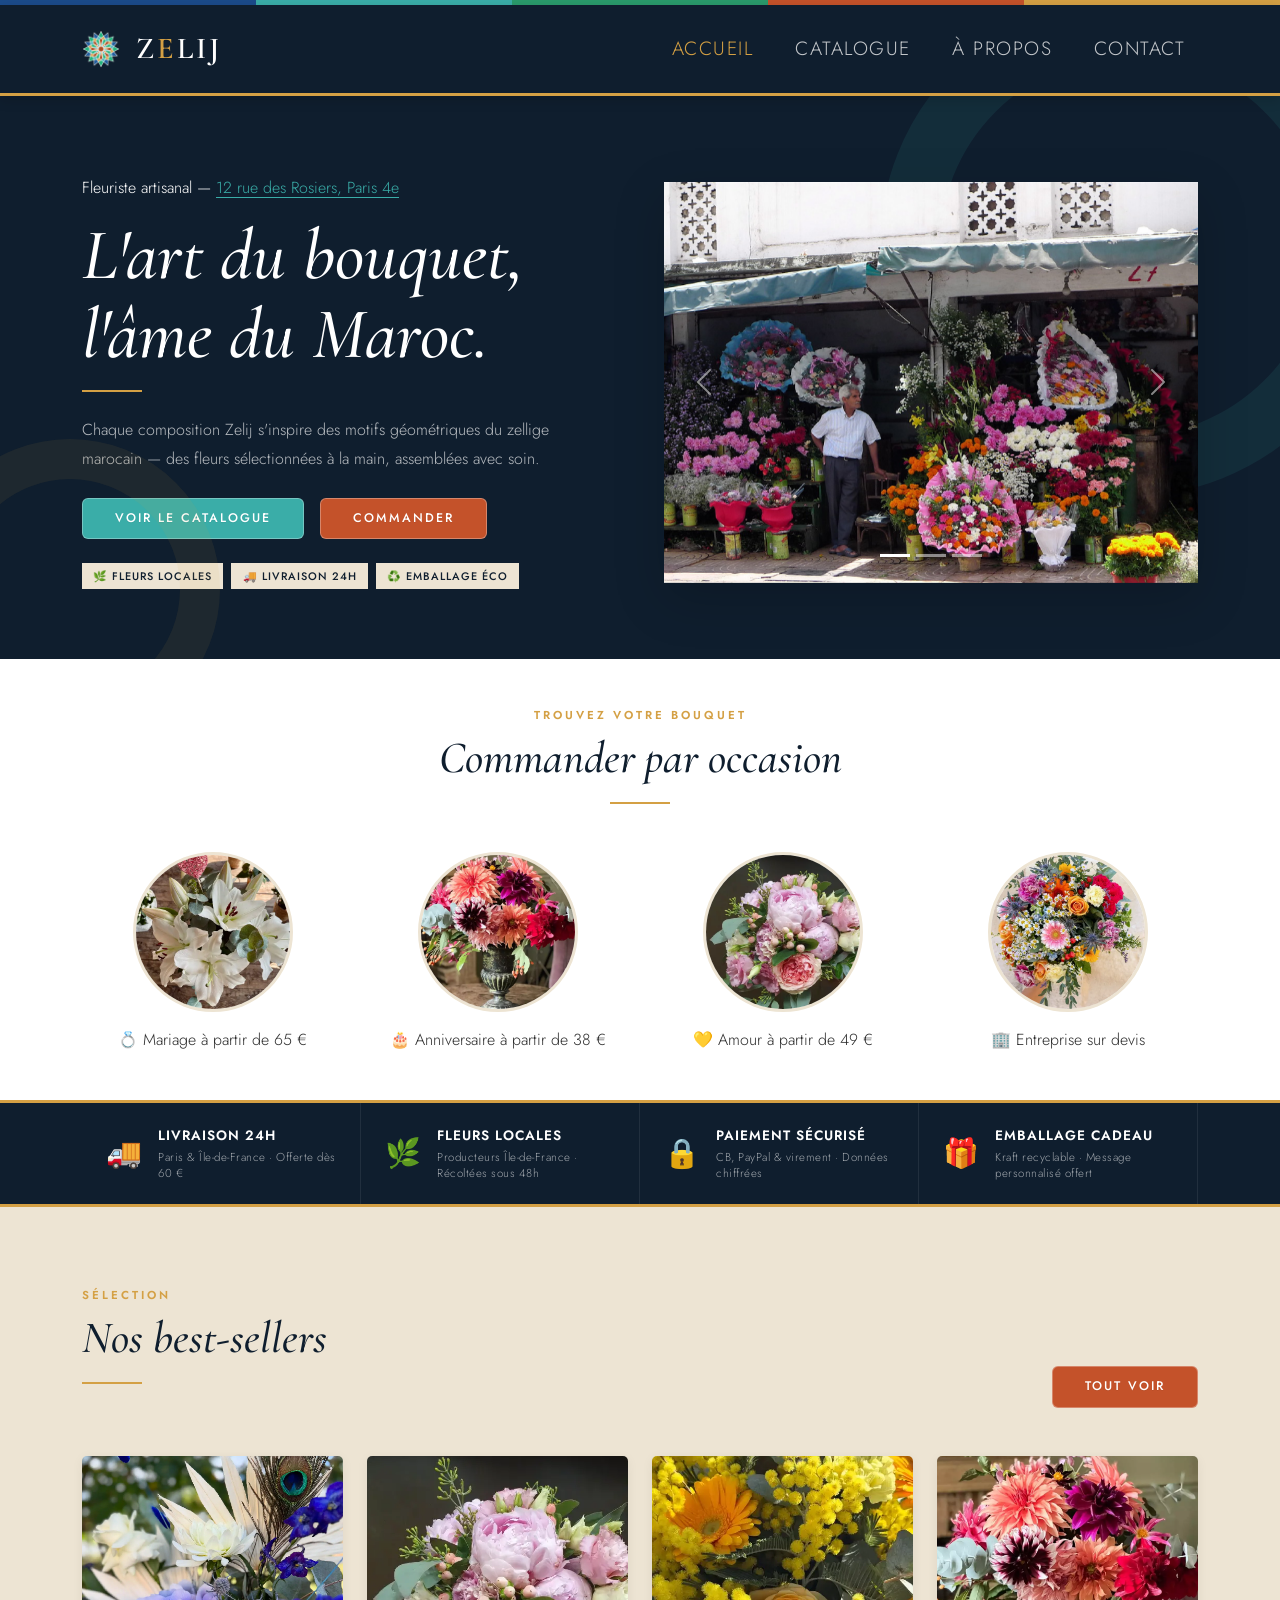
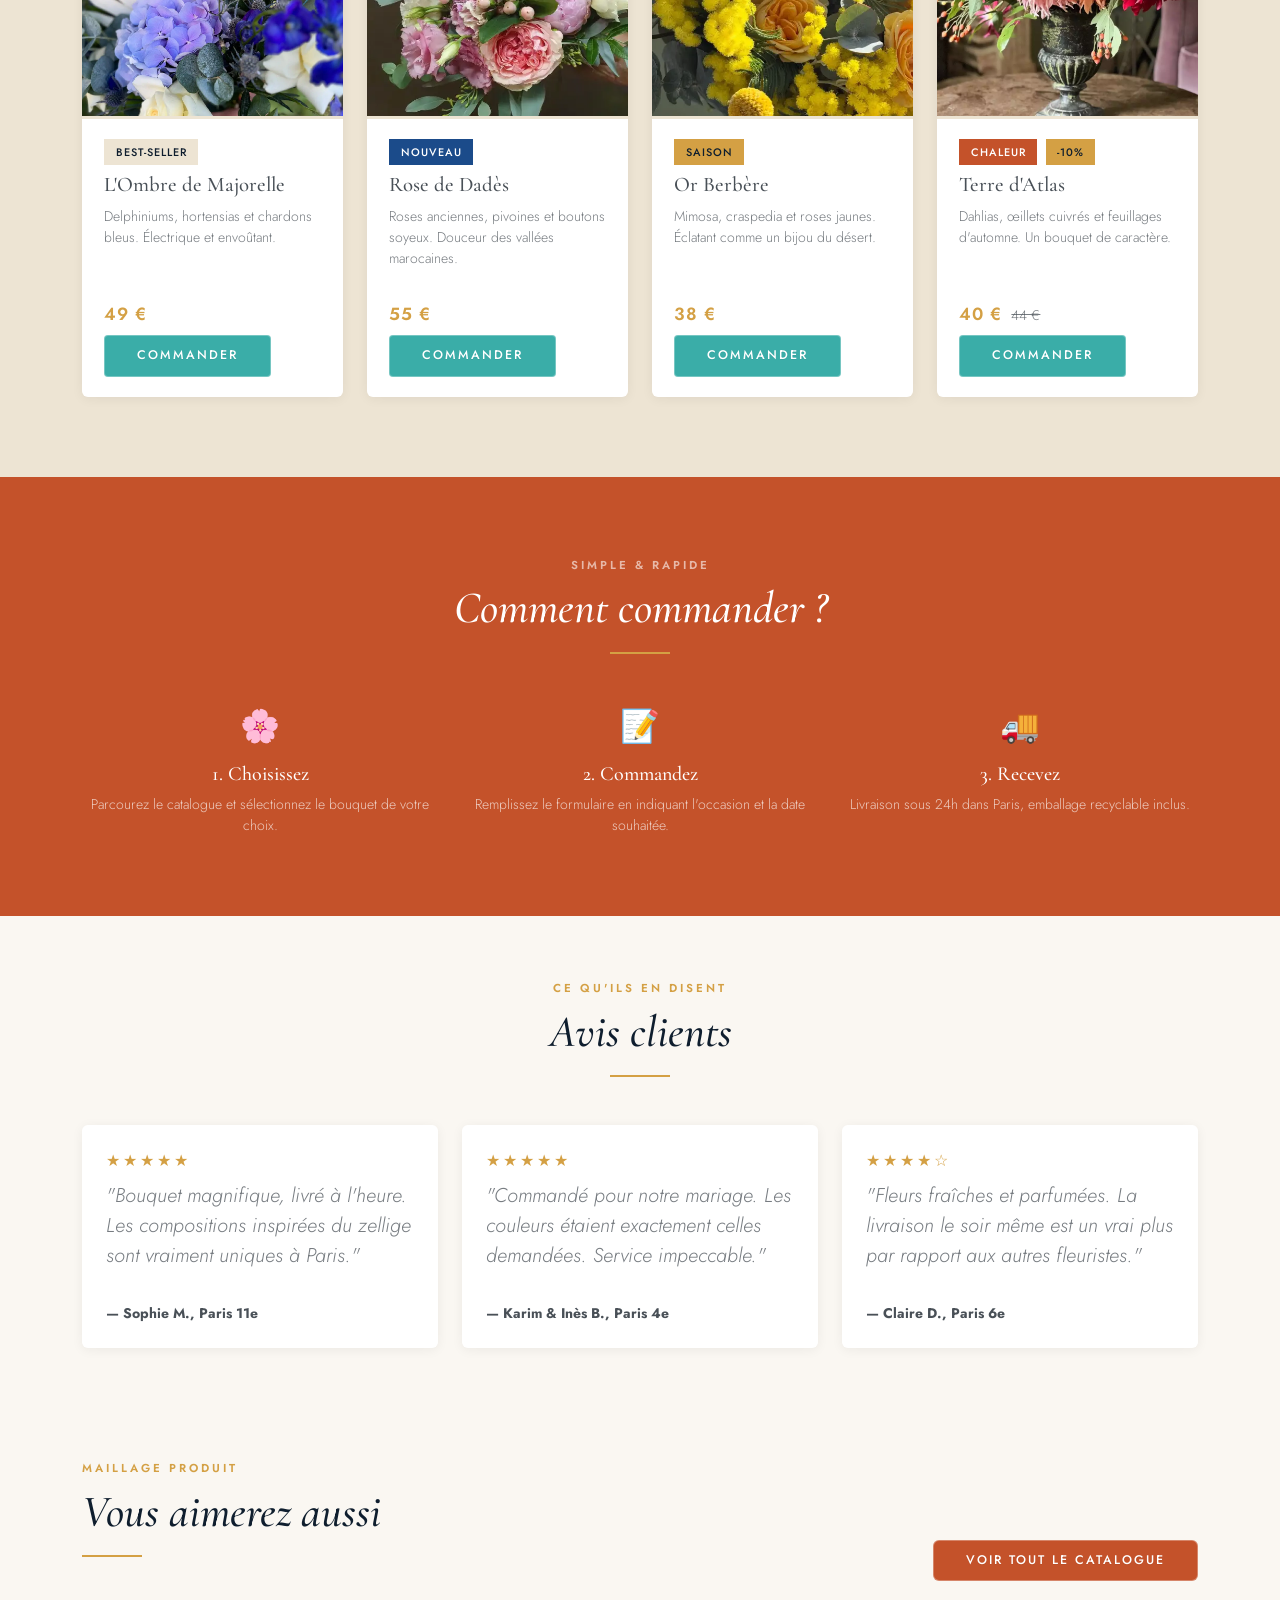
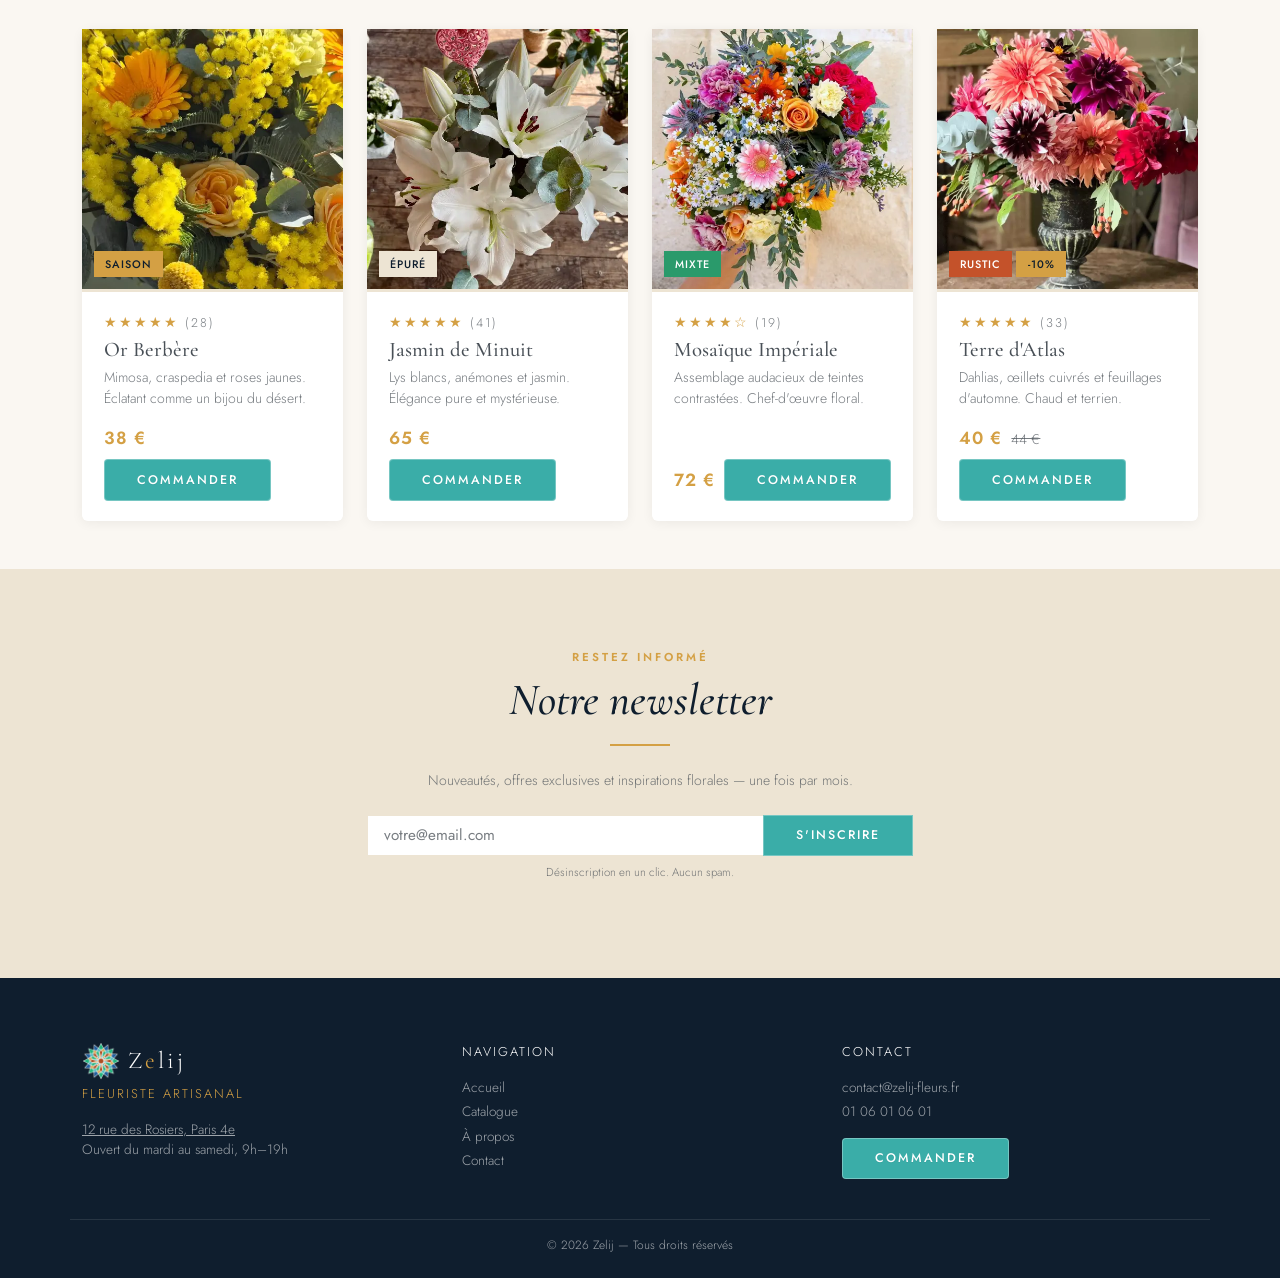
<file: index.html>
<!DOCTYPE html>
<html lang="fr">
<head>
  <meta charset="UTF-8">
  <meta name="viewport" content="width=device-width, initial-scale=1.0">
  <meta name="description" content="Zelij - Fleuriste artisanal. Bouquets inspirés de la mosaïque marocaine. Livraison Paris 24h.">
  <title>Zelij - Fleuriste Artisanal</title>
  <link rel="icon" type="image/webp" href="img/Logo.webp">
  <link rel="stylesheet" href="css/bootstrap.min.css">
  <link rel="stylesheet" href="css/style.css">
</head>
<body>

<div class="zellige-border"></div>

<header>
  <nav class="navbar navbar-expand-lg navbar-dark sticky-top">
    <div class="container">
      <a class="navbar-brand d-flex align-items-center gap-3" href="index.html">
        <img src="img/Logo.webp" alt="Logo Zelij" height="38">
        <span>Z<span>e</span>lij</span>
      </a>
      <button class="navbar-toggler" type="button" data-bs-toggle="collapse" data-bs-target="#menu" aria-controls="menu" aria-expanded="false" aria-label="Ouvrir le menu de navigation">
        <span class="navbar-toggler-icon"></span>
      </button>
      <div class="collapse navbar-collapse" id="menu">
        <ul class="navbar-nav ms-auto gap-lg-3">
          <li class="nav-item"><a class="nav-link active" aria-current="page" href="index.html">Accueil</a></li>
          <li class="nav-item"><a class="nav-link" href="catalogue.html">Catalogue</a></li>
          <li class="nav-item"><a class="nav-link" href="apropos.html">À propos</a></li>
          <li class="nav-item"><a class="nav-link" href="contact.html">Contact</a></li>
        </ul>
      </div>
    </div>
  </nav>
</header>

<main>


  <!-- section hero / bannière principale -->
  <section class="hero">
    <div class="container">
      <div class="row align-items-center g-5">

        <div class="col-12 col-lg-6 hero-text">
          <p class="sous-titre">
            Fleuriste artisanal —
            <a href="https://www.google.com/maps/search/?api=1&query=12+rue+des+rosiers,+paris" target="_blank" rel="noopener" style="color:var(--turq);text-decoration:underline;text-underline-offset:4px;">12 rue des Rosiers, Paris 4e</a>
          </p>
          <h1>L'art du bouquet,<br><em>l'âme du Maroc.</em></h1>
          <hr class="ocre">
          <p class="mt-3 mb-4" style="color:rgba(255,255,255,.7);max-width:480px;line-height:1.8;">
            Chaque composition Zelij s'inspire des motifs géométriques du zellige marocain — des fleurs sélectionnées à la main, assemblées avec soin.
          </p>
          <div class="d-grid d-sm-flex gap-3">
            <a href="catalogue.html" class="btn btn-zelij">Voir le catalogue</a>
            <a href="contact.html" class="btn btn-outline-zelij">Commander</a>
          </div>
          <div class="d-flex flex-wrap gap-2 mt-4">
            <span class="badge-zelij">🌿 Fleurs locales</span>
            <span class="badge-zelij">🚚 Livraison 24h</span>
            <span class="badge-zelij">♻️ Emballage éco</span>
          </div>
        </div>

        <div class="col-12 col-lg-6 hero-visual">
          <div id="heroCarousel" class="carousel slide carousel-fade shadow-lg" data-bs-ride="carousel">
            <div class="carousel-indicators">
              <button type="button" data-bs-target="#heroCarousel" data-bs-slide-to="0" class="active" aria-current="true" aria-label="Slide 1"></button>
              <button type="button" data-bs-target="#heroCarousel" data-bs-slide-to="1" aria-label="Slide 2"></button>
              <button type="button" data-bs-target="#heroCarousel" data-bs-slide-to="2" aria-label="Slide 3"></button>
            </div>
            <div class="carousel-inner">
              <div class="carousel-item active" data-bs-interval="3500">
                <img src="img/Slide_1.webp" class="d-block w-100" alt="L'Ombre de Majorelle — bouquet signature Zelij">
              </div>
              <div class="carousel-item" data-bs-interval="3500">
                <img src="img/Slide_2.webp" class="d-block w-100" alt="Or Berbère — mimosa et roses dorées" loading="lazy">
              </div>
              <div class="carousel-item" data-bs-interval="3500">
                <img src="img/Slide_3.webp" class="d-block w-100" alt="Rose de Dadès — pivoines et roses anciennes" loading="lazy">
              </div>
            </div>
            <button class="carousel-control-prev" type="button" data-bs-target="#heroCarousel" data-bs-slide="prev">
              <span class="carousel-control-prev-icon" aria-hidden="true"></span>
              <span class="visually-hidden">Précédent</span>
            </button>
            <button class="carousel-control-next" type="button" data-bs-target="#heroCarousel" data-bs-slide="next">
              <span class="carousel-control-next-icon" aria-hidden="true"></span>
              <span class="visually-hidden">Suivant</span>
            </button>
          </div>
        </div>

      </div>
    </div>
  </section>

  <!-- commander par occasion -->
  <section class="py-5 bg-white" aria-labelledby="univers-titre">
    <div class="container">
      <div class="text-center mb-5">
        <span class="section-label">Trouvez votre bouquet</span>
        <h2 class="section-titre" id="univers-titre">Commander par occasion</h2>
        <hr class="ocre mx-auto">
      </div>
      <div class="row g-3 g-md-4 justify-content-center">
        <div class="col-6 col-sm-3" data-anim="fade-in-up">
          <a href="catalogue.html" class="univers-item" aria-label="Voir les bouquets mariage">
            <div class="univers-img-wrap">
              <img src="img/Jasmin_de_Minuit.webp" alt="Bouquet mariage" loading="lazy">
              <div class="univers-overlay" aria-hidden="true"></div>
            </div>
            <div class="univers-label">
              <span class="univers-icon" aria-hidden="true">💍</span>
              <span class="univers-name">Mariage</span>
              <span class="univers-sub">à partir de 65 €</span>
            </div>
          </a>
        </div>
        <div class="col-6 col-sm-3" data-anim="fade-in-up" data-anim-delay="120">
          <a href="catalogue.html" class="univers-item" aria-label="Voir les bouquets anniversaire">
            <div class="univers-img-wrap">
              <img src="img/Terre_d_Atlas.webp" alt="Bouquet anniversaire" loading="lazy">
              <div class="univers-overlay" aria-hidden="true"></div>
            </div>
            <div class="univers-label">
              <span class="univers-icon" aria-hidden="true">🎂</span>
              <span class="univers-name">Anniversaire</span>
              <span class="univers-sub">à partir de 38 €</span>
            </div>
          </a>
        </div>
        <div class="col-6 col-sm-3" data-anim="fade-in-up" data-anim-delay="240">
          <a href="catalogue.html" class="univers-item" aria-label="Voir les bouquets romantiques">
            <div class="univers-img-wrap">
              <img src="img/Rose_de_Dades.webp" alt="Bouquet romantique" loading="lazy">
              <div class="univers-overlay" aria-hidden="true"></div>
            </div>
            <div class="univers-label">
              <span class="univers-icon" aria-hidden="true">💛</span>
              <span class="univers-name">Amour</span>
              <span class="univers-sub">à partir de 49 €</span>
            </div>
          </a>
        </div>
        <div class="col-6 col-sm-3" data-anim="fade-in-up" data-anim-delay="360">
          <a href="catalogue.html" class="univers-item" aria-label="Voir les compositions entreprise">
            <div class="univers-img-wrap">
              <img src="img/Mosaique_Imperiale.webp" alt="Composition entreprise" loading="lazy">
              <div class="univers-overlay" aria-hidden="true"></div>
            </div>
            <div class="univers-label">
              <span class="univers-icon" aria-hidden="true">🏢</span>
              <span class="univers-name">Entreprise</span>
              <span class="univers-sub">sur devis</span>
            </div>
          </a>
        </div>
      </div>
    </div>
  </section>

  <!-- bande de réassurance -->
  <section class="reassurance-band" aria-label="Nos garanties">
    <div class="container">
      <div class="row g-0">
        <div class="col-12 col-sm-6 col-lg-3" data-anim="fade-in-up">
          <div class="reassurance-item">
            <div class="reassurance-icon" aria-hidden="true">🚚</div>
            <div>
              <strong class="reassurance-titre">Livraison 24h</strong>
              <span class="reassurance-sub">Paris & Île-de-France · Offerte dès 60 €</span>
            </div>
          </div>
        </div>
        <div class="col-12 col-sm-6 col-lg-3" data-anim="fade-in-up" data-anim-delay="130">
          <div class="reassurance-item">
            <div class="reassurance-icon" aria-hidden="true">🌿</div>
            <div>
              <strong class="reassurance-titre">Fleurs locales</strong>
              <span class="reassurance-sub">Producteurs Île-de-France · Récoltées sous 48h</span>
            </div>
          </div>
        </div>
        <div class="col-12 col-sm-6 col-lg-3" data-anim="fade-in-up" data-anim-delay="260">
          <div class="reassurance-item">
            <div class="reassurance-icon" aria-hidden="true">🔒</div>
            <div>
              <strong class="reassurance-titre">Paiement sécurisé</strong>
              <span class="reassurance-sub">CB, PayPal & virement · Données chiffrées</span>
            </div>
          </div>
        </div>
        <div class="col-12 col-sm-6 col-lg-3" data-anim="fade-in-up" data-anim-delay="390">
          <div class="reassurance-item">
            <div class="reassurance-icon" aria-hidden="true">🎁</div>
            <div>
              <strong class="reassurance-titre">Emballage cadeau</strong>
              <span class="reassurance-sub">Kraft recyclable · Message personnalisé offert</span>
            </div>
          </div>
        </div>
      </div>
    </div>
  </section>

  <!-- best sellers -->
  <section class="section-sable" aria-labelledby="bestsellers-titre">
    <div class="container">
      <div class="d-flex justify-content-between align-items-end flex-wrap gap-3 mb-5">
        <div>
          <span class="section-label">Sélection</span>
          <h2 class="section-titre" id="bestsellers-titre">Nos best-sellers</h2>
          <hr class="ocre">
        </div>
        <a href="catalogue.html" class="btn btn-outline-zelij">Tout voir</a>
      </div>
      <div class="row g-4">
        <div class="col-12 col-sm-6 col-lg-3" data-anim="fade-in-up">
          <article class="card h-100">
            <img src="img/L_Ombre_de_Majorelle.webp" class="card-img-top" alt="L'Ombre de Majorelle" loading="lazy">
            <div class="card-body d-flex flex-column">
              <div class="mb-2"><span class="badge-zelij">Best-seller</span></div>
              <h3 class="card-title h5">L'Ombre de Majorelle</h3>
              <p class="text-muted small flex-grow-1">Delphiniums, hortensias et chardons bleus. Électrique et envoûtant.</p>
              <div class="card-cta d-flex justify-content-between align-items-center mt-3">
                <span class="card-prix">49 €</span>
                <a href="catalogue.html" class="btn btn-zelij btn-sm">Commander</a>
              </div>
            </div>
          </article>
        </div>
        <div class="col-12 col-sm-6 col-lg-3" data-anim="fade-in-up" data-anim-delay="130">
          <article class="card h-100">
            <img src="img/Rose_de_Dades.webp" class="card-img-top" alt="Rose de Dadès" loading="lazy">
            <div class="card-body d-flex flex-column">
              <div class="mb-2"><span class="badge-cobalt">Nouveau</span></div>
              <h3 class="card-title h5">Rose de Dadès</h3>
              <p class="text-muted small flex-grow-1">Roses anciennes, pivoines et boutons soyeux. Douceur des vallées marocaines.</p>
              <div class="card-cta d-flex justify-content-between align-items-center mt-3">
                <span class="card-prix">55 €</span>
                <a href="catalogue.html" class="btn btn-zelij btn-sm">Commander</a>
              </div>
            </div>
          </article>
        </div>
        <div class="col-12 col-sm-6 col-lg-3" data-anim="fade-in-up" data-anim-delay="260">
          <article class="card h-100">
            <img src="img/Or_Berbere.webp" class="card-img-top" alt="Or Berbère" loading="lazy">
            <div class="card-body d-flex flex-column">
              <div class="mb-2"><span class="badge-or">Saison</span></div>
              <h3 class="card-title h5">Or Berbère</h3>
              <p class="text-muted small flex-grow-1">Mimosa, craspedia et roses jaunes. Éclatant comme un bijou du désert.</p>
              <div class="card-cta d-flex justify-content-between align-items-center mt-3">
                <span class="card-prix">38 €</span>
                <a href="catalogue.html" class="btn btn-zelij btn-sm">Commander</a>
              </div>
            </div>
          </article>
        </div>
        <div class="col-12 col-sm-6 col-lg-3" data-anim="fade-in-up" data-anim-delay="390">
          <article class="card h-100">
            <img src="img/Terre_d_Atlas.webp" class="card-img-top" alt="Terre d'Atlas" loading="lazy">
            <div class="card-body d-flex flex-column">
              <div class="mb-2">
                <span class="badge-terra">Chaleur</span>
                <span class="badge-or ms-1">-10%</span>
              </div>
              <h3 class="card-title h5">Terre d'Atlas</h3>
              <p class="text-muted small flex-grow-1">Dahlias, œillets cuivrés et feuillages d'automne. Un bouquet de caractère.</p>
              <div class="card-cta d-flex justify-content-between align-items-center mt-3">
                <div>
                  <span class="card-prix">40 €</span>
                  <small class="text-muted text-decoration-line-through ms-1">44 €</small>
                </div>
                <a href="catalogue.html" class="btn btn-zelij btn-sm">Commander</a>
              </div>
            </div>
          </article>
        </div>
      </div>
    </div>
  </section>

  <!-- comment commander - etapes -->
  <section class="section-bleue" aria-labelledby="how-it-works-titre">
    <div class="container">
      <div class="text-center mb-5">
        <span class="section-label" style="color:rgba(255,255,255,.6);">Simple & rapide</span>
        <h2 class="section-titre" id="how-it-works-titre" style="color:#fff;">Comment commander ?</h2>
        <hr class="ocre mx-auto">
      </div>
      <div class="row g-4 text-center">
        <div class="col-12 col-md-4">
          <div aria-hidden="true" style="font-size:2rem;margin-bottom:.8rem;">🌸</div>
          <h3 class="h5 text-white">1. Choisissez</h3>
          <p class="small mb-0" style="color:rgba(255,255,255,.7);">Parcourez le catalogue et sélectionnez le bouquet de votre choix.</p>
        </div>
        <div class="col-12 col-md-4">
          <div aria-hidden="true" style="font-size:2rem;margin-bottom:.8rem;">📝</div>
          <h3 class="h5 text-white">2. Commandez</h3>
          <p class="small mb-0" style="color:rgba(255,255,255,.7);">Remplissez le formulaire en indiquant l'occasion et la date souhaitée.</p>
        </div>
        <div class="col-12 col-md-4">
          <div aria-hidden="true" style="font-size:2rem;margin-bottom:.8rem;">🚚</div>
          <h3 class="h5 text-white">3. Recevez</h3>
          <p class="small mb-0" style="color:rgba(255,255,255,.7);">Livraison sous 24h dans Paris, emballage recyclable inclus.</p>
        </div>
      </div>
    </div>
  </section>

  <!-- avis clients -->
  <section class="py-5" aria-labelledby="avis-titre">
    <div class="container py-3">
      <div class="text-center mb-5">
        <span class="section-label">Ce qu'ils en disent</span>
        <h2 class="section-titre" id="avis-titre">Avis clients</h2>
        <hr class="ocre mx-auto">
      </div>
      <div class="row g-4">
        <div class="col-12 col-md-4" data-anim="fade-in-up">
          <figure class="card h-100 p-4 m-0">
            <div aria-label="5 étoiles sur 5" style="color:var(--or);letter-spacing:3px;" class="mb-2">★★★★★</div>
            <blockquote class="blockquote fst-italic text-muted small flex-grow-1">
              <p>"Bouquet magnifique, livré à l'heure. Les compositions inspirées du zellige sont vraiment uniques à Paris."</p>
            </blockquote>
            <figcaption class="small mt-3 fw-bold">— Sophie M., Paris 11e</figcaption>
          </figure>
        </div>
        <div class="col-12 col-md-4" data-anim="fade-in-up" data-anim-delay="130">
          <figure class="card h-100 p-4 m-0">
            <div aria-label="5 étoiles sur 5" style="color:var(--or);letter-spacing:3px;" class="mb-2">★★★★★</div>
            <blockquote class="blockquote fst-italic text-muted small flex-grow-1">
              <p>"Commandé pour notre mariage. Les couleurs étaient exactement celles demandées. Service impeccable."</p>
            </blockquote>
            <figcaption class="small mt-3 fw-bold">— Karim & Inès B., Paris 4e</figcaption>
          </figure>
        </div>
        <div class="col-12 col-md-4" data-anim="fade-in-up" data-anim-delay="260">
          <figure class="card h-100 p-4 m-0">
            <div aria-label="4 étoiles sur 5" style="color:var(--or);letter-spacing:3px;" class="mb-2">★★★★☆</div>
            <blockquote class="blockquote fst-italic text-muted small flex-grow-1">
              <p>"Fleurs fraîches et parfumées. La livraison le soir même est un vrai plus par rapport aux autres fleuristes."</p>
            </blockquote>
            <figcaption class="small mt-3 fw-bold">— Claire D., Paris 6e</figcaption>
          </figure>
        </div>
      </div>
    </div>
  </section>

  <!-- produits similaires / maillage -->
  <section class="py-5" aria-labelledby="reco-titre">
    <div class="container">
      <div class="d-flex justify-content-between align-items-end flex-wrap gap-3 mb-5">
        <div>
          <span class="section-label">Maillage produit</span>
          <h2 class="section-titre" id="reco-titre">Vous aimerez aussi</h2>
          <hr class="ocre">
        </div>
        <a href="catalogue.html" class="btn btn-outline-zelij">Voir tout le catalogue</a>
      </div>
      <div class="row g-4">
        <div class="col-12 col-sm-6 col-lg-3">
          <article class="card card-reco h-100">
            <div class="card-reco-img-wrap">
              <img src="img/Or_Berbere.webp" class="card-reco-img" alt="Or Berbère" loading="lazy">
              <span class="card-reco-badge badge-or">Saison</span>
            </div>
            <div class="card-body d-flex flex-column">
              <div class="card-reco-stars" aria-label="Note : 5 étoiles sur 5">
                <span aria-hidden="true">★★★★★</span>
                <small class="text-muted">(28)</small>
              </div>
              <h3 class="card-title mt-1 mb-1 h6">Or Berbère</h3>
              <p class="text-muted small mb-3 flex-grow-1" style="line-height:1.5;">Mimosa, craspedia et roses jaunes. Éclatant comme un bijou du désert.</p>
              <div class="card-cta d-flex justify-content-between align-items-center">
                <span class="card-prix">38 €</span>
                <a href="catalogue.html" class="btn btn-zelij btn-sm">Commander</a>
              </div>
            </div>
          </article>
        </div>
        <div class="col-12 col-sm-6 col-lg-3">
          <article class="card card-reco h-100">
            <div class="card-reco-img-wrap">
              <img src="img/Jasmin_de_Minuit.webp" class="card-reco-img" alt="Jasmin de Minuit" loading="lazy">
              <span class="card-reco-badge badge-zelij">Épuré</span>
            </div>
            <div class="card-body d-flex flex-column">
              <div class="card-reco-stars" aria-label="Note : 5 étoiles sur 5">
                <span aria-hidden="true">★★★★★</span>
                <small class="text-muted">(41)</small>
              </div>
              <h3 class="card-title mt-1 mb-1 h6">Jasmin de Minuit</h3>
              <p class="text-muted small mb-3 flex-grow-1" style="line-height:1.5;">Lys blancs, anémones et jasmin. Élégance pure et mystérieuse.</p>
              <div class="card-cta d-flex justify-content-between align-items-center">
                <span class="card-prix">65 €</span>
                <a href="catalogue.html" class="btn btn-zelij btn-sm">Commander</a>
              </div>
            </div>
          </article>
        </div>
        <div class="col-12 col-sm-6 col-lg-3">
          <article class="card card-reco h-100">
            <div class="card-reco-img-wrap">
              <img src="img/Mosaique_Imperiale.webp" class="card-reco-img" alt="Mosaïque Impériale" loading="lazy">
              <span class="card-reco-badge badge-vert">Mixte</span>
            </div>
            <div class="card-body d-flex flex-column">
              <div class="card-reco-stars" aria-label="Note : 4 étoiles sur 5">
                <span aria-hidden="true">★★★★☆</span>
                <small class="text-muted">(19)</small>
              </div>
              <h3 class="card-title mt-1 mb-1 h6">Mosaïque Impériale</h3>
              <p class="text-muted small mb-3 flex-grow-1" style="line-height:1.5;">Assemblage audacieux de teintes contrastées. Chef-d'œuvre floral.</p>
              <div class="card-cta d-flex justify-content-between align-items-center">
                <span class="card-prix">72 €</span>
                <a href="catalogue.html" class="btn btn-zelij btn-sm">Commander</a>
              </div>
            </div>
          </article>
        </div>
        <div class="col-12 col-sm-6 col-lg-3">
          <article class="card card-reco h-100">
            <div class="card-reco-img-wrap">
              <img src="img/Terre_d_Atlas.webp" class="card-reco-img" alt="Terre d'Atlas" loading="lazy">
              <div class="card-reco-badges">
                <span class="badge-terra">Rustic</span>
                <span class="badge-or">-10%</span>
              </div>
            </div>
            <div class="card-body d-flex flex-column">
              <div class="card-reco-stars" aria-label="Note : 5 étoiles sur 5">
                <span aria-hidden="true">★★★★★</span>
                <small class="text-muted">(33)</small>
              </div>
              <h3 class="card-title mt-1 mb-1 h6">Terre d'Atlas</h3>
              <p class="text-muted small mb-3 flex-grow-1" style="line-height:1.5;">Dahlias, œillets cuivrés et feuillages d'automne. Chaud et terrien.</p>
              <div class="card-cta d-flex justify-content-between align-items-center">
                <div>
                  <span class="card-prix">40 €</span>
                  <small class="text-muted text-decoration-line-through ms-1">44 €</small>
                </div>
                <a href="catalogue.html" class="btn btn-zelij btn-sm">Commander</a>
              </div>
            </div>
          </article>
        </div>
      </div>
    </div>
  </section>

  <!-- newsletter -->
  <section class="section-sable" aria-label="Inscription à la newsletter">
    <div class="container">
      <div class="row justify-content-center text-center">
        <div class="col-12 col-md-6">
          <span class="section-label">Restez informé</span>
          <h2 class="section-titre">Notre newsletter</h2>
          <hr class="ocre mx-auto">
          <p class="text-muted small mb-4">Nouveautés, offres exclusives et inspirations florales — une fois par mois.</p>
          <div class="input-group">
            <input type="email" class="form-control form-control-lg" placeholder="votre@email.com" aria-label="Saisissez votre e-mail pour la newsletter">
            <button class="btn btn-zelij" type="button" style="border-radius:0;white-space:nowrap;">S'inscrire</button>
          </div>
          <p class="text-muted mt-2" style="font-size:.72rem;">Désinscription en un clic. Aucun spam.</p>
        </div>
      </div>
    </div>
  </section>

</main>

<!-- notification toast commande recente -->
<div class="position-fixed bottom-0 end-0 p-3 toast-container ta-classe-notification" style="z-index:1100;">
  <div id="toastCommande" class="toast align-items-center text-white border-0" role="alert" aria-live="assertive" aria-atomic="true" data-bs-delay="5000" style="background:var(--or);">
    <div class="d-flex">
      <div class="toast-body" style="font-size:.85rem;">
        🌸 <strong>Sophie</strong> vient de commander <em>L'Ombre de Majorelle</em>
      </div>
      <button type="button" class="btn-close btn-close-white me-2 m-auto" data-bs-dismiss="toast" aria-label="Fermer la notification"></button>
    </div>
  </div>
</div>

<footer>
  <div class="container">
    <div class="row g-4 pb-4 border-bottom" style="border-color:rgba(255,255,255,.1)!important;">
      <div class="col-12 col-md-4">
        <p class="footer-titre mb-1 d-flex align-items-center gap-2">
          <img src="img/Logo.webp" alt="Logo Zelij" class="logo-footer" loading="lazy">
          <span>Z<span style="color:var(--or);">e</span>lij</span>
        </p>
        <p style="font-size:.8rem;letter-spacing:2px;color:var(--or);text-transform:uppercase;margin-bottom:1rem;">Fleuriste artisanal</p>
        <p>
          <a href="https://www.google.com/maps/search/?api=1&query=12+rue+des+rosiers,+75004+Paris" target="_blank" rel="noopener" style="color:inherit;text-decoration:underline;">12 rue des Rosiers, Paris 4e</a><br>
          Ouvert du mardi au samedi, 9h–19h
        </p>
      </div>
      <div class="col-6 col-md-4">
        <p style="color:#fff;font-size:.8rem;letter-spacing:2px;text-transform:uppercase;margin-bottom:1rem;">Navigation</p>
        <nav aria-label="Menu du pied de page">
          <ul class="list-unstyled">
            <li class="mb-1"><a href="index.html">Accueil</a></li>
            <li class="mb-1"><a href="catalogue.html">Catalogue</a></li>
            <li class="mb-1"><a href="apropos.html">À propos</a></li>
            <li class="mb-1"><a href="contact.html">Contact</a></li>
          </ul>
        </nav>
      </div>
      <div class="col-6 col-md-4">
        <p style="color:#fff;font-size:.8rem;letter-spacing:2px;text-transform:uppercase;margin-bottom:1rem;">Contact</p>
        <ul class="list-unstyled">
          <li class="mb-1">contact@zelij-fleurs.fr</li>
          <li class="mb-1">01 06 01 06 01</li>
          <li class="mt-3"><a href="contact.html" class="btn btn-zelij btn-sm">Commander</a></li>
        </ul>
      </div>
    </div>
    <div class="pt-3 text-center" style="font-size:.75rem;">© 2026 Zelij — Tous droits réservés</div>
  </div>
</footer>

<script src="js/bootstrap.bundle.min.js"></script>
<script>
  // affiche le toast apres 2s
  window.addEventListener('load', function () {
    setTimeout(function () {
      var toastEl = document.getElementById('toastCommande');
      if (toastEl && typeof bootstrap !== 'undefined') {
        new bootstrap.Toast(toastEl).show();
      }
    }, 2000);
  });

  // animations scroll avec IntersectionObserver
  document.addEventListener('DOMContentLoaded', function () {
    var els = document.querySelectorAll('[data-anim]');
    if (!('IntersectionObserver' in window)) {
      els.forEach(function(el){ el.classList.add('is-visible'); });
      return;
    }
    var obs = new IntersectionObserver(function(entries) {
      entries.forEach(function(entry) {
        if (entry.isIntersecting) {
          var el = entry.target;
          var d = parseInt(el.getAttribute('data-anim-delay') || '0');
          setTimeout(function(){ el.classList.add('is-visible'); }, d);
          obs.unobserve(el);
        }
      });
    }, { threshold: 0.15 });
    els.forEach(function(el){ obs.observe(el); });
  });
</script>

</body>
</html>
</file>
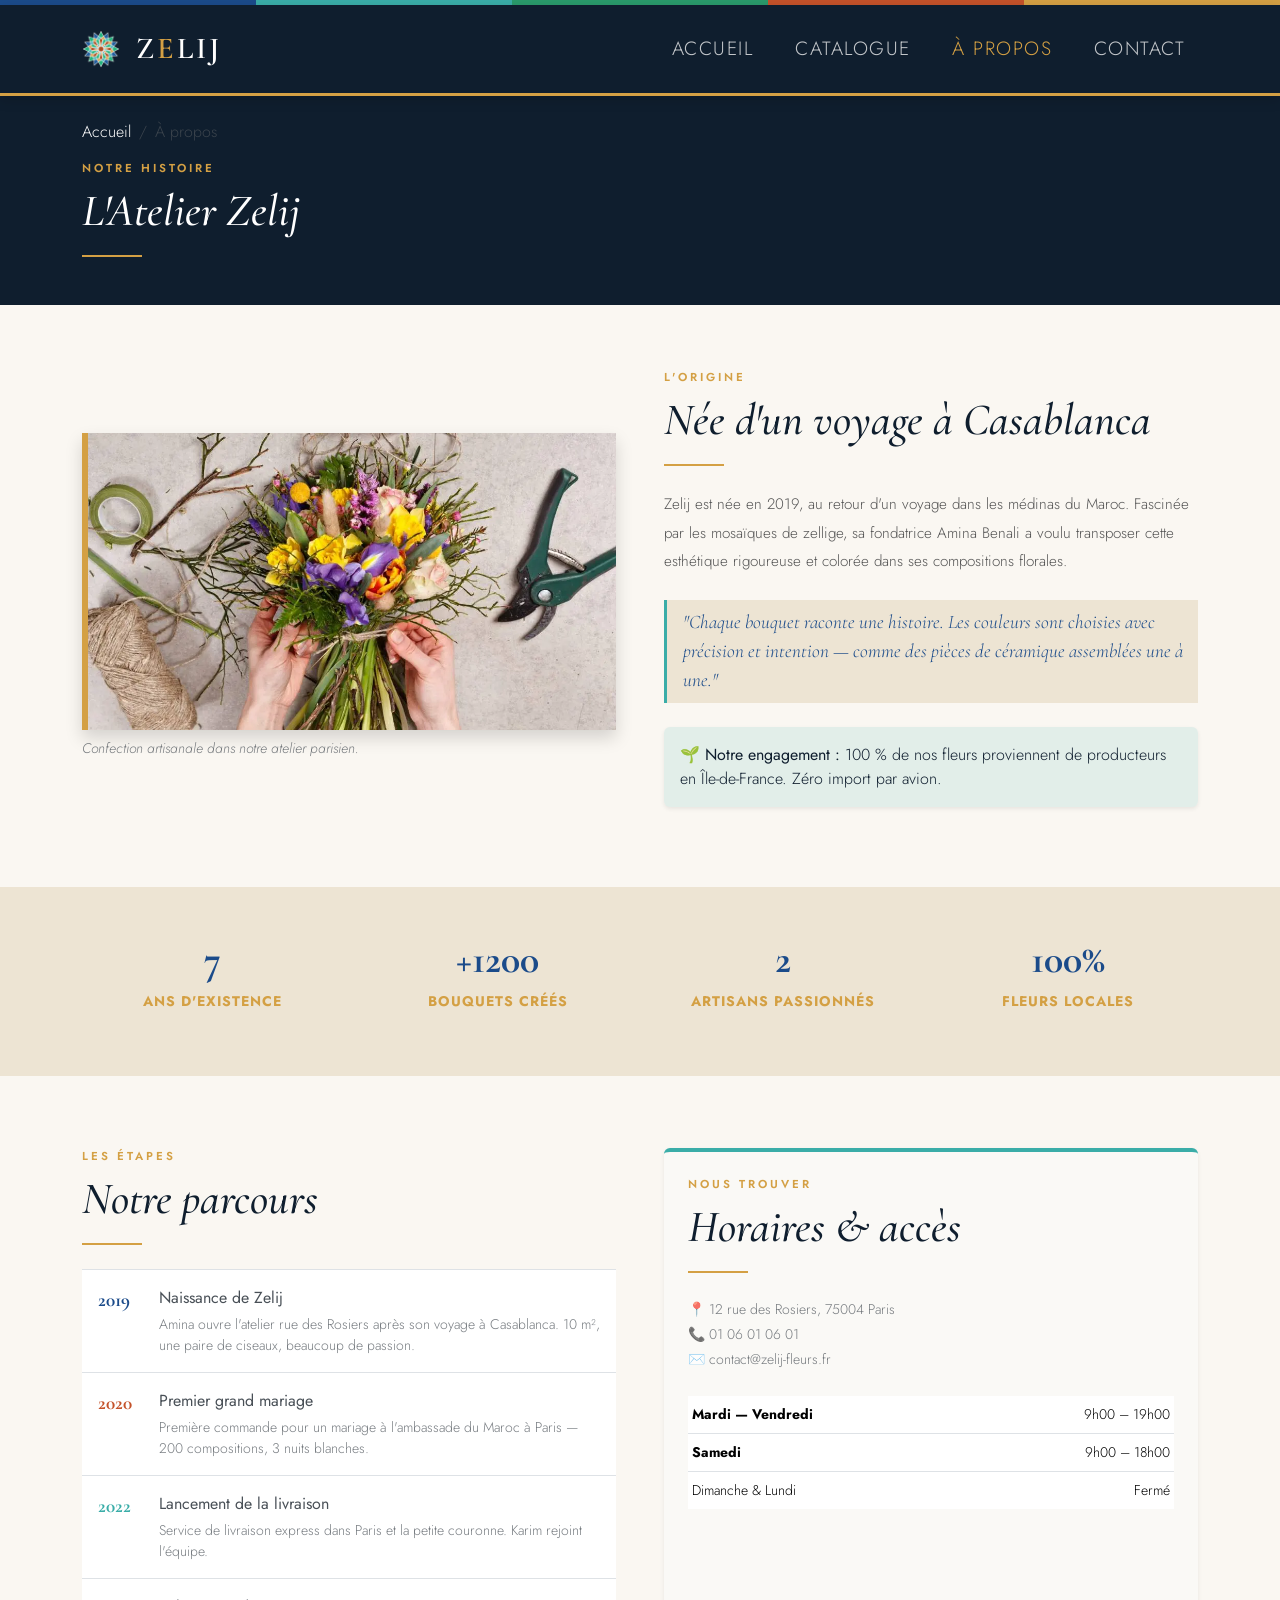
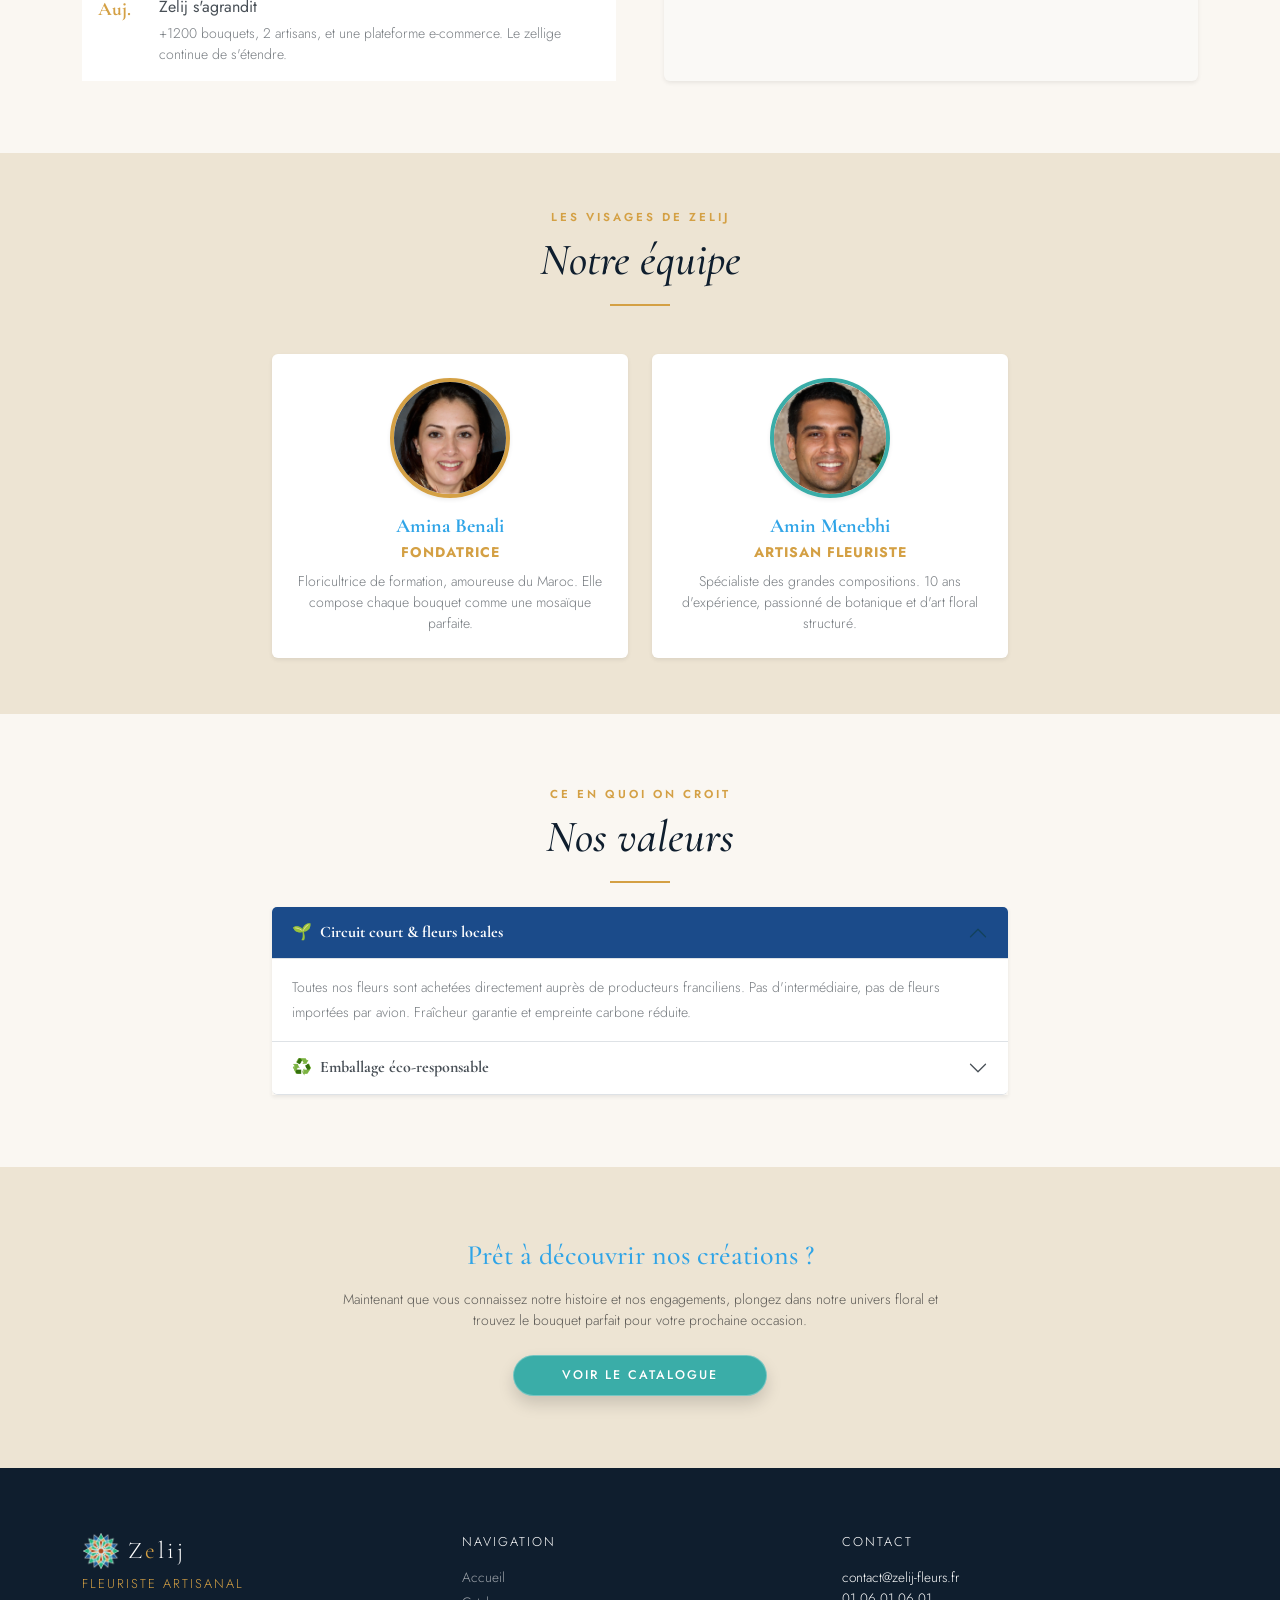
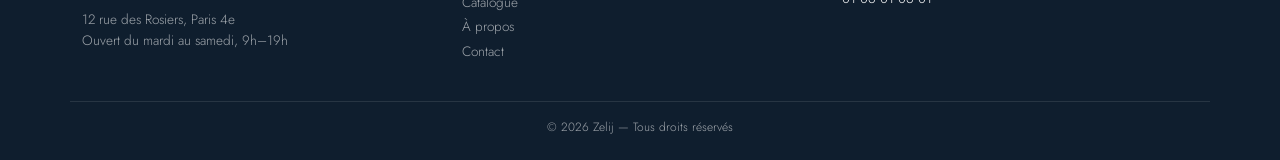
<file: apropos.html>
<!DOCTYPE html>
<html lang="fr">
<head>
  <meta charset="UTF-8">
  <meta name="viewport" content="width=device-width, initial-scale=1.0">
  <meta name="description" content="Zelij - L'histoire du fleuriste artisanal inspiré de la mosaïque marocaine. Équipe et valeurs.">
  <title>Zelij - Notre Histoire & Nos Valeurs</title>
  <link rel="icon" type="image/webp" href="img/Logo.webp">
  <link rel="stylesheet" href="css/bootstrap.min.css">
  <link rel="stylesheet" href="css/style.css">
</head>
<body>

<div class="zellige-border" aria-hidden="true"></div>

<!-- nav principale -->
<header>
  <nav class="navbar navbar-expand-lg navbar-dark sticky-top" aria-label="Navigation principale">
    <div class="container">
      <a class="navbar-brand d-flex align-items-center gap-3" href="index.html">
        <img src="img/Logo.webp" alt="Logo Zelij" height="38">
        <span>Z<span>e</span>lij</span>
      </a>
      <button class="navbar-toggler" type="button" data-bs-toggle="collapse" data-bs-target="#menu" aria-controls="menu" aria-expanded="false" aria-label="Ouvrir le menu">
        <span class="navbar-toggler-icon"></span>
      </button>
      <div class="collapse navbar-collapse" id="menu">
        <ul class="navbar-nav ms-auto gap-lg-3">
          <li class="nav-item"><a class="nav-link" href="index.html">Accueil</a></li>
          <li class="nav-item"><a class="nav-link" href="catalogue.html">Catalogue</a></li>
          <li class="nav-item"><a class="nav-link active" aria-current="page" href="apropos.html">À propos</a></li>
          <li class="nav-item"><a class="nav-link" href="contact.html">Contact</a></li>
        </ul>
      </div>
    </div>
  </nav>
</header>

<main>

  <!-- header de page + fil d'ariane -->
  <section class="section-fonce py-4">
    <div class="container">
      <nav aria-label="Fil d'Ariane">
        <ol class="breadcrumb">
          <li class="breadcrumb-item"><a href="index.html">Accueil</a></li>
          <li class="breadcrumb-item active" aria-current="page">À propos</li>
        </ol>
      </nav>
      <span class="section-label">Notre histoire</span>
      <h1 class="section-titre" style="color:#fff;">L'Atelier Zelij</h1>
      <hr class="ocre">
    </div>
  </section>

  <!-- section histoire + photo -->
  <section class="py-5" aria-labelledby="histoire-titre">
    <div class="container py-3">
      <div class="row g-5 align-items-center">
        <div class="col-12 col-md-6" data-anim="fade-in-left">
          <figure class="m-0 position-relative">
            <img src="img/Confection.webp" alt="Amina Benali en pleine confection d'un bouquet dans l'atelier Zelij" class="img-fluid w-100 shadow" style="border-left:6px solid var(--or);object-fit:cover;max-height:450px;">
            <figcaption class="small text-muted mt-2 fst-italic">Confection artisanale dans notre atelier parisien.</figcaption>
          </figure>
        </div>
        <div class="col-12 col-md-6" data-anim="fade-in-right" data-anim-delay="200">
          <span class="section-label">L'origine</span>
          <h2 class="section-titre" id="histoire-titre">Née d'un voyage à Casablanca</h2>
          <hr class="ocre">
          <p style="line-height:1.9;color:#555;font-size:.95rem;">
            Zelij est née en 2019, au retour d'un voyage dans les médinas du Maroc. Fascinée par les mosaïques de zellige, sa fondatrice Amina Benali a voulu transposer cette esthétique rigoureuse et colorée dans ses compositions florales.
          </p>
          <!-- citation fondatrice -->
          <blockquote class="border-start border-3 ps-3 py-2 my-4" style="border-color:var(--turq)!important;background:var(--sable);">
            <p class="mb-0 fst-italic" style="color:var(--cobalt);font-family:'Cormorant Garamond',serif;font-size:1.2rem;">
              "Chaque bouquet raconte une histoire. Les couleurs sont choisies avec précision et intention — comme des pièces de céramique assemblées une à une."
            </p>
          </blockquote>
          <!-- engagement local -->
          <div class="alert alert-zelij mt-4 border-0 shadow-sm" role="alert">
            <span aria-hidden="true">🌱</span> <strong>Notre engagement :</strong> 100 % de nos fleurs proviennent de producteurs en Île-de-France. Zéro import par avion.
          </div>
        </div>
      </div>
    </div>
  </section>

  <!-- chiffres clés -->
  <section class="section-sable py-5" aria-label="Nos chiffres clés">
    <div class="container">
      <div class="row g-4 text-center">
        <div class="col-6 col-md-3" data-anim="zoom-in">
          <p class="h1 mb-0 fw-bold" style="color:var(--cobalt);font-family:'Cormorant Garamond',serif;">7</p>
          <p class="small text-uppercase mt-2 fw-bold" style="color:var(--or);letter-spacing:1px;">Ans d'existence</p>
        </div>
        <div class="col-6 col-md-3" data-anim="zoom-in" data-anim-delay="110">
          <p class="h1 mb-0 fw-bold" style="color:var(--cobalt);font-family:'Cormorant Garamond',serif;">+1200</p>
          <p class="small text-uppercase mt-2 fw-bold" style="color:var(--or);letter-spacing:1px;">Bouquets créés</p>
        </div>
        <div class="col-6 col-md-3" data-anim="zoom-in" data-anim-delay="220">
          <p class="h1 mb-0 fw-bold" style="color:var(--cobalt);font-family:'Cormorant Garamond',serif;">2</p>
          <p class="small text-uppercase mt-2 fw-bold" style="color:var(--or);letter-spacing:1px;">Artisans passionnés</p>
        </div>
        <div class="col-6 col-md-3" data-anim="zoom-in" data-anim-delay="330">
          <p class="h1 mb-0 fw-bold" style="color:var(--cobalt);font-family:'Cormorant Garamond',serif;">100%</p>
          <p class="small text-uppercase mt-2 fw-bold" style="color:var(--or);letter-spacing:1px;">Fleurs locales</p>
        </div>
      </div>
    </div>
  </section>

  <!-- timeline + horaires -->
  <section class="py-5">
    <div class="container py-4">
      <div class="row g-5">

        <!-- timeline historique -->
        <div class="col-12 col-lg-6">
          <span class="section-label">Les étapes</span>
          <h2 class="section-titre">Notre parcours</h2>
          <hr class="ocre">
          <ul class="list-group list-group-flush mt-4 border-top">
            <li class="list-group-item d-flex gap-3 align-items-start py-3">
              <time datetime="2019" class="fw-bold" style="color:var(--cobalt);min-width:45px;font-family:'Cormorant Garamond',serif;font-size:1.2rem;">2019</time>
              <div>
                <strong class="d-block mb-1">Naissance de Zelij</strong>
                <p class="text-muted small mb-0">Amina ouvre l'atelier rue des Rosiers après son voyage à Casablanca. 10 m², une paire de ciseaux, beaucoup de passion.</p>
              </div>
            </li>
            <li class="list-group-item d-flex gap-3 align-items-start py-3">
              <time datetime="2020" class="fw-bold" style="color:var(--terra);min-width:45px;font-family:'Cormorant Garamond',serif;font-size:1.2rem;">2020</time>
              <div>
                <strong class="d-block mb-1">Premier grand mariage</strong>
                <p class="text-muted small mb-0">Première commande pour un mariage à l'ambassade du Maroc à Paris — 200 compositions, 3 nuits blanches.</p>
              </div>
            </li>
            <li class="list-group-item d-flex gap-3 align-items-start py-3">
              <time datetime="2022" class="fw-bold" style="color:var(--turq);min-width:45px;font-family:'Cormorant Garamond',serif;font-size:1.2rem;">2022</time>
              <div>
                <strong class="d-block mb-1">Lancement de la livraison</strong>
                <p class="text-muted small mb-0">Service de livraison express dans Paris et la petite couronne. Karim rejoint l'équipe.</p>
              </div>
            </li>
            <li class="list-group-item d-flex gap-3 align-items-start py-3">
              <time datetime="2026" class="fw-bold" style="color:var(--or);min-width:45px;font-family:'Cormorant Garamond',serif;font-size:1.2rem;">Auj.</time>
              <div>
                <strong class="d-block mb-1">Zelij s'agrandit</strong>
                <p class="text-muted small mb-0">+1200 bouquets, 2 artisans, et une plateforme e-commerce. Le zellige continue de s'étendre.</p>
              </div>
            </li>
          </ul>
        </div>

        <!-- horaires et coordonnées -->
        <div class="col-12 col-lg-6">
          <div class="p-4 rounded shadow-sm h-100" style="background:#faf9f6;border-top:4px solid var(--turq);">
            <span class="section-label">Nous trouver</span>
            <h2 class="section-titre h4">Horaires & accès</h2>
            <hr class="ocre mb-4">
            <address class="text-muted small mb-4 fst-normal" style="line-height:1.8;">
              <span aria-hidden="true">📍</span> 12 rue des Rosiers, 75004 Paris<br>
              <span aria-hidden="true">📞</span> <a href="tel:+33106010601" class="text-decoration-none text-muted">01 06 01 06 01</a><br>
              <span aria-hidden="true">✉️</span> <a href="mailto:contact@zelij-fleurs.fr" class="text-decoration-none text-muted">contact@zelij-fleurs.fr</a>
            </address>
            <div class="table-responsive">
              <table class="table table-sm table-borderless align-middle mb-0">
                <thead class="visually-hidden">
                  <tr>
                    <th scope="col">Jours</th>
                    <th scope="col">Horaires</th>
                  </tr>
                </thead>
                <tbody class="small">
                  <tr class="border-bottom">
                    <td class="fw-bold py-2">Mardi — Vendredi</td>
                    <td class="text-end py-2">9h00 – 19h00</td>
                  </tr>
                  <tr class="border-bottom">
                    <td class="fw-bold py-2">Samedi</td>
                    <td class="text-end py-2">9h00 – 18h00</td>
                  </tr>
                  <tr class="text-muted">
                    <td class="py-2">Dimanche & Lundi</td>
                    <td class="text-end py-2">Fermé</td>
                  </tr>
                </tbody>
              </table>
            </div>
          </div>
        </div>

      </div>
    </div>
  </section>

  <!-- equipe -->
  <section class="section-sable py-5" aria-labelledby="equipe-titre">
    <div class="container py-2">
      <div class="text-center mb-5">
        <span class="section-label">Les visages de Zelij</span>
        <h2 class="section-titre" id="equipe-titre">Notre équipe</h2>
        <hr class="ocre mx-auto">
      </div>
      <div class="row g-4 justify-content-center">
        <div class="col-12 col-sm-6 col-lg-4" data-anim="fade-in-left">
          <article class="card text-center p-4 border-0 shadow-sm h-100 bg-white">
            <img src="img/Amal_Ayouch.webp" alt="Portrait d'Amina Benali" loading="lazy" class="rounded-circle mx-auto mb-3 shadow-sm" style="width:120px;height:120px;object-fit:cover;border:4px solid var(--or);">
            <h3 class="h5 mb-0 fw-bold">Amina Benali</h3>
            <p class="small text-uppercase fw-bold mt-1 mb-2" style="color:var(--or);letter-spacing:1px;">Fondatrice</p>
            <p class="text-muted small mb-0 flex-grow-1">Floricultrice de formation, amoureuse du Maroc. Elle compose chaque bouquet comme une mosaïque parfaite.</p>
          </article>
        </div>
        <div class="col-12 col-sm-6 col-lg-4" data-anim="fade-in-right" data-anim-delay="200">
          <article class="card text-center p-4 border-0 shadow-sm h-100 bg-white">
            <img src="img/Amin_Menebhi.webp" alt="Portrait de Karim Menebhi" loading="lazy" class="rounded-circle mx-auto mb-3 shadow-sm" style="width:120px;height:120px;object-fit:cover;border:4px solid var(--turq);">
            <h3 class="h5 mb-0 fw-bold">Amin Menebhi</h3>
            <p class="small text-uppercase fw-bold mt-1 mb-2" style="color:var(--or);letter-spacing:1px;">Artisan Fleuriste</p>
            <p class="text-muted small mb-0 flex-grow-1">Spécialiste des grandes compositions. 10 ans d'expérience, passionné de botanique et d'art floral structuré.</p>
          </article>
        </div>
      </div>
    </div>
  </section>

  <!-- valeurs accordion -->
  <section class="py-5" aria-labelledby="valeurs-titre">
    <div class="container py-4">
      <div class="row justify-content-center">
        <div class="col-12 col-lg-8">
          <div class="text-center mb-4">
            <span class="section-label">Ce en quoi on croit</span>
            <h2 class="section-titre" id="valeurs-titre">Nos valeurs</h2>
            <hr class="ocre mx-auto">
          </div>
          <div class="accordion shadow-sm" id="accordionValeurs">
            <div class="accordion-item border-0 border-bottom">
              <h3 class="accordion-header" id="headingOne">
                <button class="accordion-button fw-bold" type="button" data-bs-toggle="collapse" data-bs-target="#val1" aria-expanded="true" aria-controls="val1">
                  <span aria-hidden="true" class="me-2">🌱</span> Circuit court & fleurs locales
                </button>
              </h3>
              <div id="val1" class="accordion-collapse collapse show" aria-labelledby="headingOne" data-bs-parent="#accordionValeurs">
                <div class="accordion-body text-muted small" style="line-height:1.8;">
                  Toutes nos fleurs sont achetées directement auprès de producteurs franciliens. Pas d'intermédiaire, pas de fleurs importées par avion. Fraîcheur garantie et empreinte carbone réduite.
                </div>
              </div>
            </div>
            <div class="accordion-item border-0 border-bottom">
              <h3 class="accordion-header" id="headingTwo">
                <button class="accordion-button collapsed fw-bold" type="button" data-bs-toggle="collapse" data-bs-target="#val2" aria-expanded="false" aria-controls="val2">
                  <span aria-hidden="true" class="me-2">♻️</span> Emballage éco-responsable
                </button>
              </h3>
              <div id="val2" class="accordion-collapse collapse" aria-labelledby="headingTwo" data-bs-parent="#accordionValeurs">
                <div class="accordion-body text-muted small" style="line-height:1.8;">
                  Nos bouquets sont enveloppés dans du papier kraft recyclé, noués d'un ruban coton. Zéro plastique. Chaque commande inclut un sachet nutritif pour prolonger la vie des fleurs.
                </div>
              </div>
            </div>
          </div>
        </div>
      </div>
    </div>
  </section>

  <!-- call to action catalogue -->
  <section class="section-cta py-5">
    <div class="container text-center py-4">
      <h2 class="h3 mb-3">Prêt à découvrir nos créations ?</h2>
      <p class="mb-4 opacity-75 small mx-auto" style="max-width:600px;">
        Maintenant que vous connaissez notre histoire et nos engagements, plongez dans notre univers floral et trouvez le bouquet parfait pour votre prochaine occasion.
      </p>
      <a href="catalogue.html" class="btn btn-zelij btn-lg rounded-pill px-5 shadow">Voir le catalogue</a>
    </div>
  </section>

</main>

<footer>
  <div class="container">
    <div class="row g-4 pb-4 border-bottom" style="border-color:rgba(255,255,255,.1)!important;">
      <div class="col-12 col-md-4">
        <p class="footer-titre mb-1 d-flex align-items-center gap-2">
          <img src="img/Logo.webp" alt="Logo Zelij" class="logo-footer" loading="lazy">
          <span>Z<span style="color:var(--or);">e</span>lij</span>
        </p>
        <p style="font-size:.8rem;letter-spacing:2px;color:var(--or);text-transform:uppercase;margin-bottom:1rem;">Fleuriste artisanal</p>
        <p>12 rue des Rosiers, Paris 4e<br>Ouvert du mardi au samedi, 9h–19h</p>
      </div>
      <div class="col-6 col-md-4">
        <p style="color:#fff;font-size:.8rem;letter-spacing:2px;text-transform:uppercase;margin-bottom:1rem;">Navigation</p>
        <nav aria-label="Menu du pied de page">
          <ul class="list-unstyled">
            <li class="mb-1"><a href="index.html">Accueil</a></li>
            <li class="mb-1"><a href="catalogue.html">Catalogue</a></li>
            <li class="mb-1"><a href="apropos.html">À propos</a></li>
            <li class="mb-1"><a href="contact.html">Contact</a></li>
          </ul>
        </nav>
      </div>
      <div class="col-6 col-md-4">
        <p style="color:#fff;font-size:.8rem;letter-spacing:2px;text-transform:uppercase;margin-bottom:1rem;">Contact</p>
        <ul class="list-unstyled">
          <li><a href="mailto:contact@zelij-fleurs.fr" class="text-white text-decoration-none">contact@zelij-fleurs.fr</a></li>
          <li><a href="tel:+33106010601" class="text-white text-decoration-none">01 06 01 06 01</a></li>
        </ul>
      </div>
    </div>
    <div class="pt-3 text-center" style="font-size:.75rem;">© 2026 Zelij — Tous droits réservés</div>
  </div>
</footer>

<script src="js/bootstrap.bundle.min.js"></script>
<script src="js/anim.js"></script>

</body>
</html>
</file>
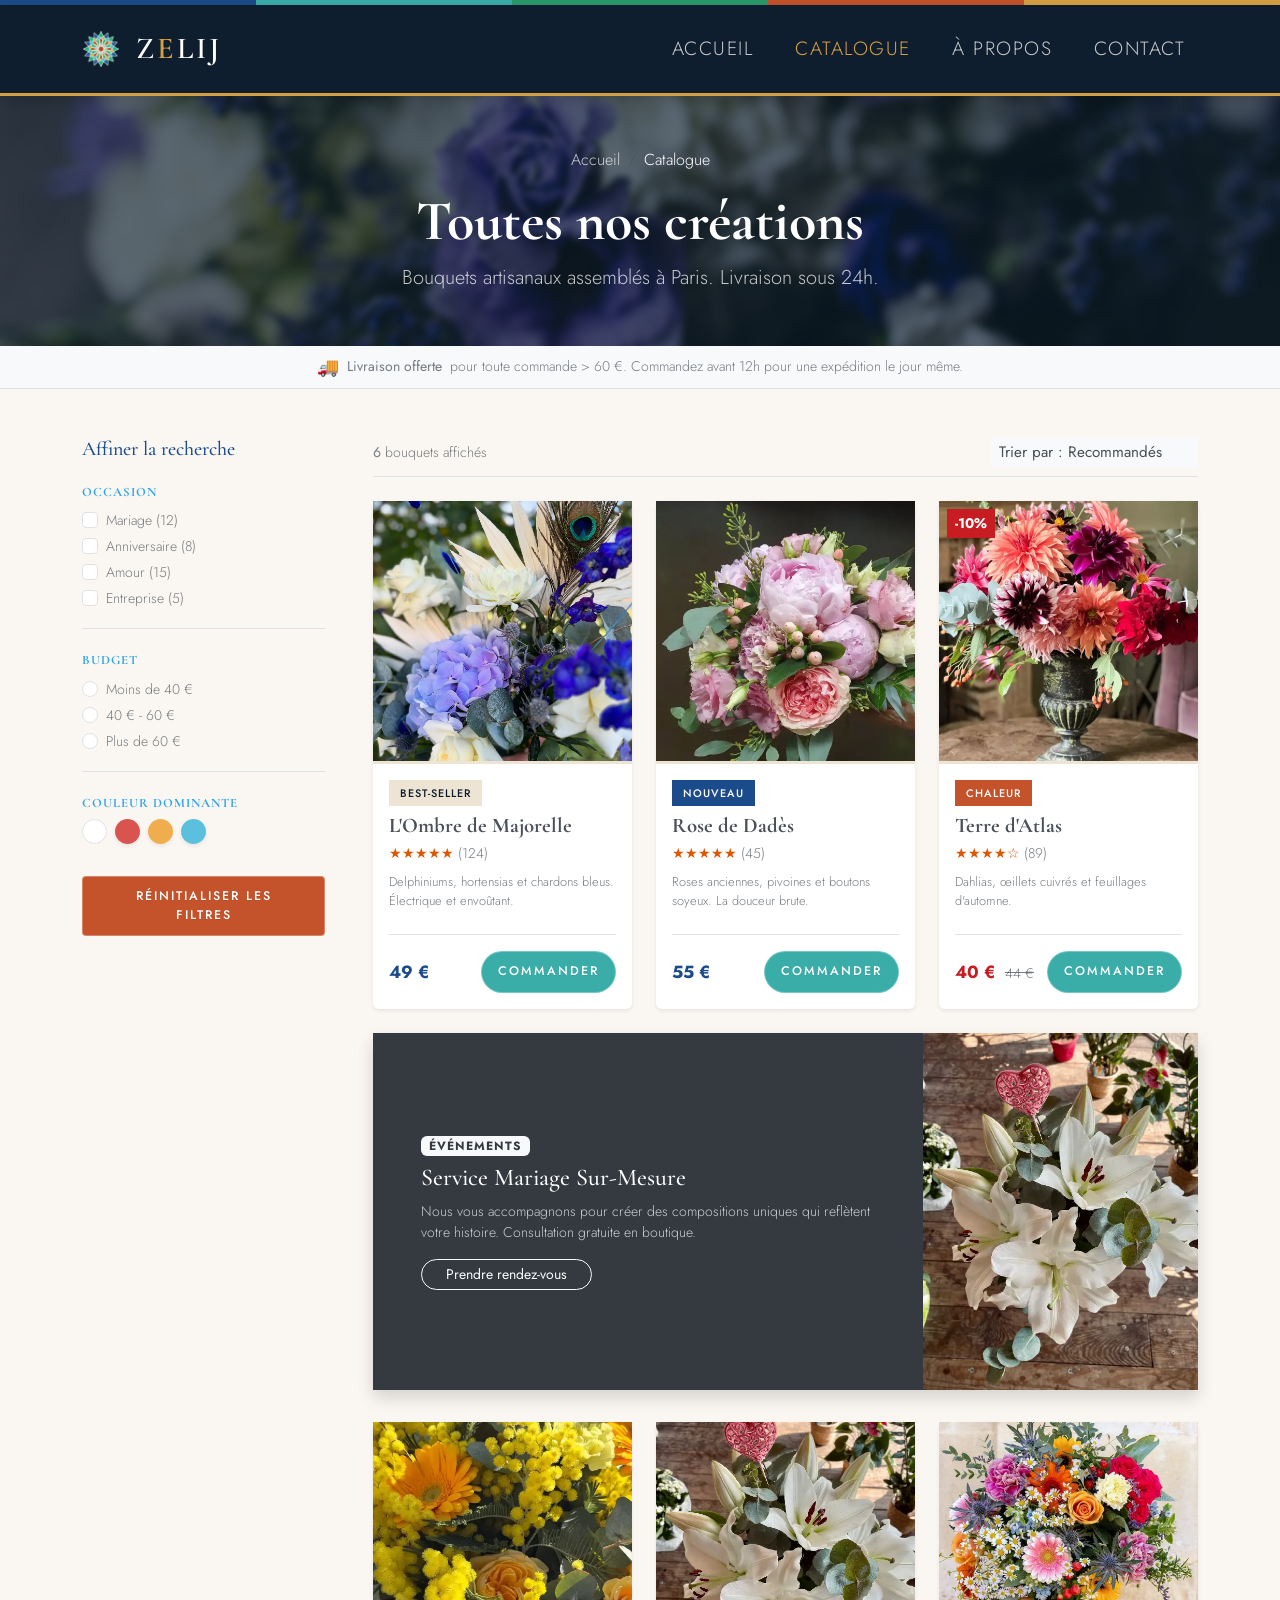
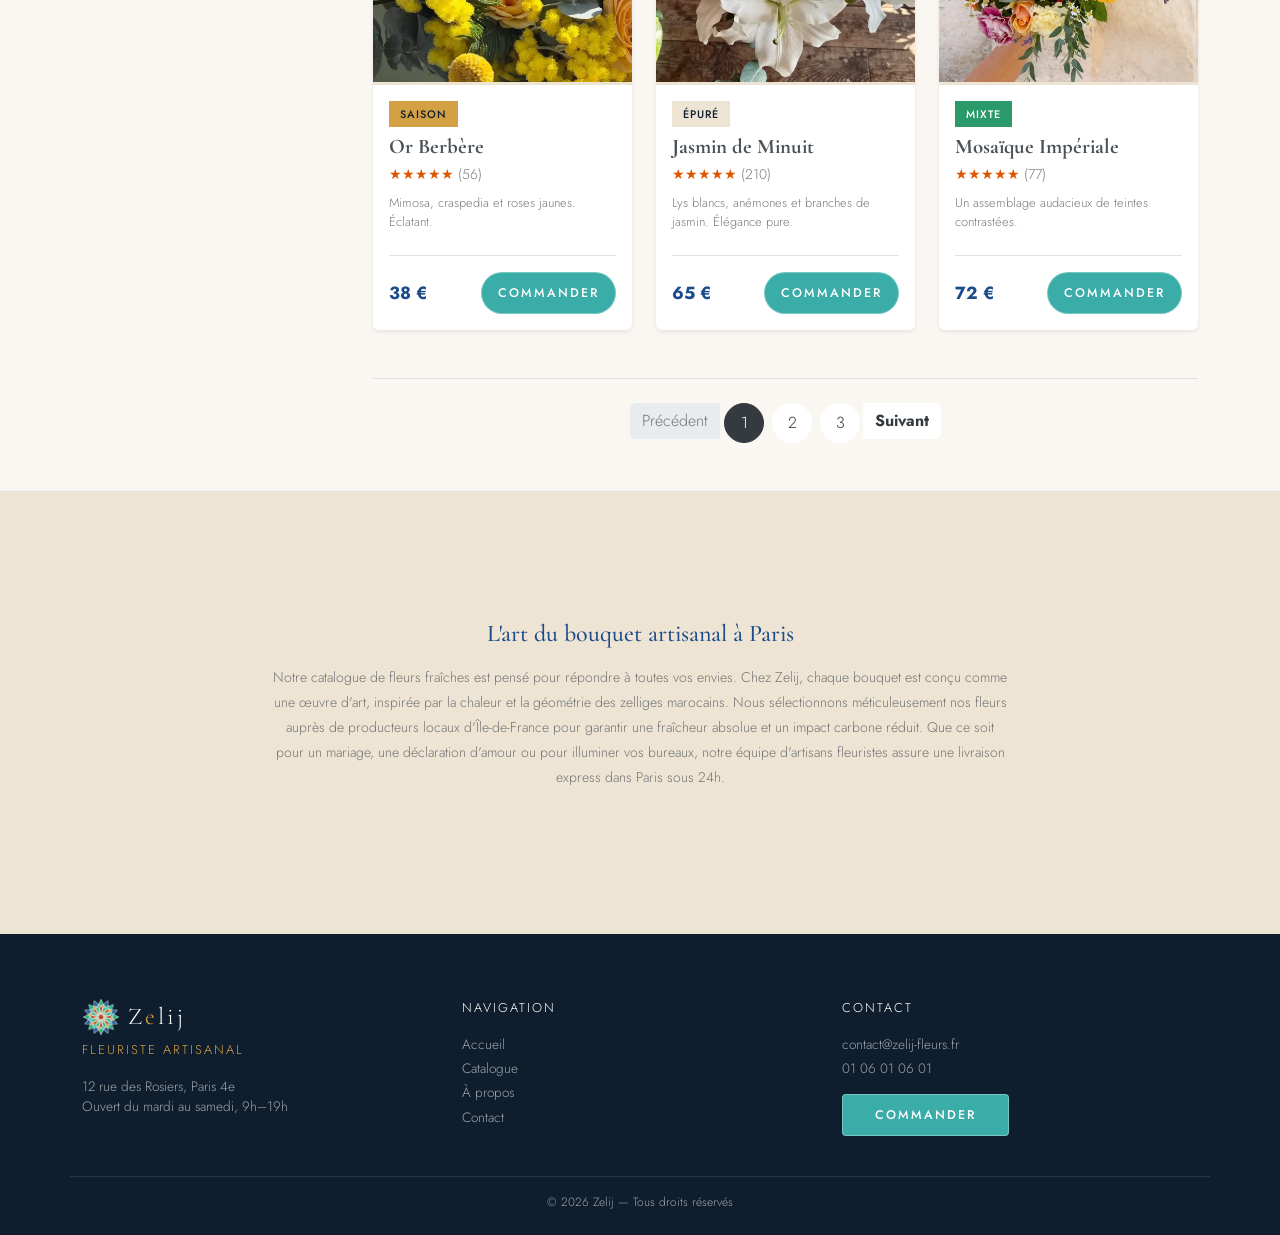
<file: catalogue.html>
<!DOCTYPE html>
<html lang="fr">
<head>
  <meta charset="UTF-8">
  <meta name="viewport" content="width=device-width, initial-scale=1.0">
  <meta name="description" content="Zelij - Catalogue de bouquets artisanaux inspirés de la mosaïque marocaine. Livraison Paris 24h.">
  <title>Zelij - Catalogue de Bouquets</title>
  <link rel="icon" type="image/webp" href="img/Logo.webp">
  <link rel="stylesheet" href="css/bootstrap.min.css">
  <link rel="stylesheet" href="css/style.css">
</head>
<body>

<div class="zellige-border" aria-hidden="true"></div>

<!-- nav principale -->
<header>
  <nav class="navbar navbar-expand-lg navbar-dark sticky-top" aria-label="Navigation principale">
    <div class="container">
      <a class="navbar-brand d-flex align-items-center gap-3" href="index.html">
        <img src="img/Logo.webp" alt="Logo Zelij" height="38">
        <span>Z<span>e</span>lij</span>
      </a>
      <button class="navbar-toggler" type="button" data-bs-toggle="collapse" data-bs-target="#menu" aria-controls="menu" aria-expanded="false" aria-label="Ouvrir le menu">
        <span class="navbar-toggler-icon"></span>
      </button>
      <div class="collapse navbar-collapse" id="menu">
        <ul class="navbar-nav ms-auto gap-lg-3">
          <li class="nav-item"><a class="nav-link" href="index.html">Accueil</a></li>
          <li class="nav-item"><a class="nav-link active" aria-current="page" href="catalogue.html">Catalogue</a></li>
          <li class="nav-item"><a class="nav-link" href="apropos.html">À propos</a></li>
          <li class="nav-item"><a class="nav-link" href="contact.html">Contact</a></li>
        </ul>
      </div>
    </div>
  </nav>
</header>

<main>

  <!-- banniere hero avec flou -->
  <section class="py-5 position-relative" style="min-height:250px;display:flex;align-items:center;overflow:hidden;">
    <div style="position:absolute;inset:0;background:url('img/banniere.webp') center/cover no-repeat;filter:blur(3px);transform:scale(1.05);z-index:0;"></div>
    <div style="position:absolute;inset:0;background:rgba(13,31,45,0.65);z-index:1;"></div>
    <div class="container text-center text-white position-relative" style="z-index:2;">
      <nav aria-label="Fil d'Ariane" class="d-flex justify-content-center mb-3">
        <ol class="breadcrumb mb-0">
          <li class="breadcrumb-item"><a href="index.html" class="text-white text-decoration-none opacity-75">Accueil</a></li>
          <li class="breadcrumb-item active text-white" aria-current="page">Catalogue</li>
        </ol>
      </nav>
      <h1 class="display-4" style="color: var(--text); font-family:'Cormorant Garamond',serif;font-weight:bold;">Toutes nos créations</h1>
      <p class="lead mb-0 opacity-75">Bouquets artisanaux assemblés à Paris. Livraison sous 24h.</p>
    </div>
  </section>

  <!-- bande livraison offerte -->
  <div class="bg-light border-bottom">
    <div class="container py-2">
      <div class="d-flex align-items-center justify-content-center gap-2 small text-muted">
        <span style="font-size:1.1rem;color:var(--or);">🚚</span>
        <strong>Livraison offerte</strong> pour toute commande > 60 €. Commandez avant 12h pour une expédition le jour même.
      </div>
    </div>
  </div>

  <!-- catalogue principal : sidebar + grille produits -->
  <section class="py-5">
    <div class="container">
      <div class="row g-5">

        <!-- sidebar filtres (desktop uniquement) -->
        <aside class="col-12 col-lg-3 d-none d-lg-block">
          <div class="sticky-top" style="top:100px;z-index:1;">
            <h2 class="h5 mb-4" style="font-family:'Cormorant Garamond',serif;color:var(--cobalt);">Affiner la recherche</h2>

            <!-- filtre occasion -->
            <div class="mb-4 pb-3 border-bottom">
              <h3 class="h6 fw-bold text-uppercase" style="font-size:.8rem;letter-spacing:1px;">Occasion</h3>
              <div class="form-check mt-2">
                <input class="form-check-input" type="checkbox" id="f-mariage">
                <label class="form-check-label small text-muted" for="f-mariage">Mariage (12)</label>
              </div>
              <div class="form-check">
                <input class="form-check-input" type="checkbox" id="f-anniversaire">
                <label class="form-check-label small text-muted" for="f-anniversaire">Anniversaire (8)</label>
              </div>
              <div class="form-check">
                <input class="form-check-input" type="checkbox" id="f-amour">
                <label class="form-check-label small text-muted" for="f-amour">Amour (15)</label>
              </div>
              <div class="form-check">
                <input class="form-check-input" type="checkbox" id="f-entreprise">
                <label class="form-check-label small text-muted" for="f-entreprise">Entreprise (5)</label>
              </div>
            </div>

            <!-- filtre budget -->
            <div class="mb-4 pb-3 border-bottom">
              <h3 class="h6 fw-bold text-uppercase" style="font-size:.8rem;letter-spacing:1px;">Budget</h3>
              <div class="form-check mt-2">
                <input class="form-check-input" type="radio" name="budget" id="b-1">
                <label class="form-check-label small text-muted" for="b-1">Moins de 40 €</label>
              </div>
              <div class="form-check">
                <input class="form-check-input" type="radio" name="budget" id="b-2">
                <label class="form-check-label small text-muted" for="b-2">40 € - 60 €</label>
              </div>
              <div class="form-check">
                <input class="form-check-input" type="radio" name="budget" id="b-3">
                <label class="form-check-label small text-muted" for="b-3">Plus de 60 €</label>
              </div>
            </div>

            <!-- filtre couleur -->
            <div class="mb-4">
              <h3 class="h6 fw-bold text-uppercase" style="font-size:.8rem;letter-spacing:1px;">Couleur dominante</h3>
              <div class="d-flex flex-wrap gap-2 mt-2">
                <span class="rounded-circle d-inline-block border" style="width:25px;height:25px;background:#fff;cursor:pointer;" title="Blanc"></span>
                <span class="rounded-circle d-inline-block shadow-sm" style="width:25px;height:25px;background:#d9534f;cursor:pointer;" title="Rouge"></span>
                <span class="rounded-circle d-inline-block shadow-sm" style="width:25px;height:25px;background:#f0ad4e;cursor:pointer;" title="Orange/Or"></span>
                <span class="rounded-circle d-inline-block shadow-sm" style="width:25px;height:25px;background:#5bc0de;cursor:pointer;" title="Bleu"></span>
              </div>
            </div>

            <button class="btn btn-outline-zelij w-100 btn-sm mt-2">Réinitialiser les filtres</button>
          </div>
        </aside>

        <!-- grille produits -->
        <div class="col-12 col-lg-9">

          <!-- barre tri -->
          <div class="d-flex justify-content-between align-items-center mb-4 pb-2 border-bottom">
            <span class="text-muted small"><strong>6</strong> bouquets affichés</span>
            <select class="form-select form-select-sm w-auto border-0 bg-light">
              <option selected>Trier par : Recommandés</option>
              <option value="1">Prix croissant</option>
              <option value="2">Prix décroissant</option>
              <option value="3">Nouveautés</option>
            </select>
          </div>

          <div class="row g-4">

            <!-- card L'Ombre de Majorelle -->
            <div class="col-12 col-sm-6 col-xl-4" data-anim="fade-in-up">
              <article class="card h-100 border-0 shadow-sm">
                <img src="img/L_Ombre_de_Majorelle.webp" class="card-img-top rounded-0" alt="L'Ombre de Majorelle">
                <div class="card-body d-flex flex-column p-3">
                  <div class="d-flex gap-2 flex-wrap mb-2">
                    <span class="badge-zelij">Best-seller</span>
                  </div>
                  <h3 class="card-title h6 mb-1 fw-bold">L'Ombre de Majorelle</h3>
                  <div class="text-warning small mb-2" aria-label="4.8 étoiles sur 5">★★★★★ <span class="text-muted">(124)</span></div>
                  <p class="text-muted small flex-grow-1" style="font-size:.8rem;">Delphiniums, hortensias et chardons bleus. Électrique et envoûtant.</p>
                  <div class="d-flex justify-content-between align-items-center mt-2 border-top pt-3">
                    <span class="fw-bold" style="color:var(--cobalt);font-size:1.1rem;">49 €</span>
                    <button class="btn btn-zelij btn-sm rounded-pill px-3" data-bs-toggle="modal" data-bs-target="#modalCommande" data-produit="L'Ombre de Majorelle" data-prix="49 €">Commander</button>
                  </div>
                </div>
              </article>
            </div>

            <!-- card Rose de Dadès -->
            <div class="col-12 col-sm-6 col-xl-4" data-anim="fade-in-up" data-anim-delay="130">
              <article class="card h-100 border-0 shadow-sm">
                <img src="img/Rose_de_Dades.webp" class="card-img-top rounded-0" alt="Rose de Dadès">
                <div class="card-body d-flex flex-column p-3">
                  <div class="d-flex gap-2 flex-wrap mb-2">
                    <span class="badge-cobalt">Nouveau</span>
                  </div>
                  <h3 class="card-title h6 mb-1 fw-bold">Rose de Dadès</h3>
                  <div class="text-warning small mb-2" aria-label="5 étoiles sur 5">★★★★★ <span class="text-muted">(45)</span></div>
                  <p class="text-muted small flex-grow-1" style="font-size:.8rem;">Roses anciennes, pivoines et boutons soyeux. La douceur brute.</p>
                  <div class="d-flex justify-content-between align-items-center mt-2 border-top pt-3">
                    <span class="fw-bold" style="color:var(--cobalt);font-size:1.1rem;">55 €</span>
                    <button class="btn btn-zelij btn-sm rounded-pill px-3" data-bs-toggle="modal" data-bs-target="#modalCommande" data-produit="Rose de Dadès" data-prix="55 €">Commander</button>
                  </div>
                </div>
              </article>
            </div>

            <!-- card Terre d'Atlas (promo -10%) -->
            <div class="col-12 col-sm-6 col-xl-4" data-anim="fade-in-up" data-anim-delay="260">
              <article class="card h-100 border-0 shadow-sm">
                <div class="position-relative">
                  <img src="img/Terre_d_Atlas.webp" class="card-img-top rounded-0" alt="Terre d'Atlas">
                  <span class="position-absolute top-0 start-0 bg-danger text-white px-2 py-1 small fw-bold mt-2 ms-2">-10%</span>
                </div>
                <div class="card-body d-flex flex-column p-3">
                  <div class="d-flex gap-2 flex-wrap mb-2">
                    <span class="badge-terra">Chaleur</span>
                  </div>
                  <h3 class="card-title h6 mb-1 fw-bold">Terre d'Atlas</h3>
                  <div class="text-warning small mb-2" aria-label="4.5 étoiles sur 5">★★★★☆ <span class="text-muted">(89)</span></div>
                  <p class="text-muted small flex-grow-1" style="font-size:.8rem;">Dahlias, œillets cuivrés et feuillages d'automne.</p>
                  <div class="d-flex justify-content-between align-items-center mt-2 border-top pt-3">
                    <div>
                      <span class="fw-bold text-danger" style="font-size:1.1rem;">40 €</span>
                      <small class="text-muted text-decoration-line-through ms-1">44 €</small>
                    </div>
                    <button class="btn btn-zelij btn-sm rounded-pill px-3" data-bs-toggle="modal" data-bs-target="#modalCommande" data-produit="Terre d'Atlas" data-prix="40 €">Commander</button>
                  </div>
                </div>
              </article>
            </div>

            <!-- encart mise en avant mariage -->
            <div class="col-12 mt-4 mb-2">
              <div class="card bg-dark text-white border-0 overflow-hidden rounded-0 shadow">
                <div class="row g-0 align-items-center">
                  <div class="col-md-8 p-4 p-lg-5">
                    <span class="badge bg-light text-dark mb-2 text-uppercase" style="letter-spacing:1px;">Événements</span>
                    <h3 class="h4" style="font-family:'Cormorant Garamond',serif;">Service Mariage Sur-Mesure</h3>
                    <p class="small opacity-75 mb-3">Nous vous accompagnons pour créer des compositions uniques qui reflètent votre histoire. Consultation gratuite en boutique.</p>
                    <a href="contact.html" class="btn btn-outline-light btn-sm rounded-pill px-4">Prendre rendez-vous</a>
                  </div>
                  <div class="col-md-4 d-none d-md-block h-100">
                    <img src="img/Jasmin_de_Minuit.webp" alt="Bouquet mariage" class="img-fluid h-100 w-100" style="object-fit:cover;min-height:200px;">
                  </div>
                </div>
              </div>
            </div>

            <!-- card Or Berbère -->
            <div class="col-12 col-sm-6 col-xl-4" data-anim="fade-in-up">
              <article class="card h-100 border-0 shadow-sm">
                <img src="img/Or_Berbere.webp" class="card-img-top rounded-0" alt="Or Berbère" loading="lazy">
                <div class="card-body d-flex flex-column p-3">
                  <div class="d-flex gap-2 flex-wrap mb-2">
                    <span class="badge-or">Saison</span>
                  </div>
                  <h3 class="card-title h6 mb-1 fw-bold">Or Berbère</h3>
                  <div class="text-warning small mb-2" aria-label="5 étoiles sur 5">★★★★★ <span class="text-muted">(56)</span></div>
                  <p class="text-muted small flex-grow-1" style="font-size:.8rem;">Mimosa, craspedia et roses jaunes. Éclatant.</p>
                  <div class="d-flex justify-content-between align-items-center mt-2 border-top pt-3">
                    <span class="fw-bold" style="color:var(--cobalt);font-size:1.1rem;">38 €</span>
                    <button class="btn btn-zelij btn-sm rounded-pill px-3" data-bs-toggle="modal" data-bs-target="#modalCommande" data-produit="Or Berbère" data-prix="38 €">Commander</button>
                  </div>
                </div>
              </article>
            </div>

            <!-- card Jasmin de Minuit -->
            <div class="col-12 col-sm-6 col-xl-4" data-anim="fade-in-up" data-anim-delay="130">
              <article class="card h-100 border-0 shadow-sm">
                <img src="img/Jasmin_de_Minuit.webp" class="card-img-top rounded-0" alt="Jasmin de Minuit" loading="lazy">
                <div class="card-body d-flex flex-column p-3">
                  <div class="d-flex gap-2 flex-wrap mb-2">
                    <span class="badge-zelij">Épuré</span>
                  </div>
                  <h3 class="card-title h6 mb-1 fw-bold">Jasmin de Minuit</h3>
                  <div class="text-warning small mb-2" aria-label="5 étoiles sur 5">★★★★★ <span class="text-muted">(210)</span></div>
                  <p class="text-muted small flex-grow-1" style="font-size:.8rem;">Lys blancs, anémones et branches de jasmin. Élégance pure.</p>
                  <div class="d-flex justify-content-between align-items-center mt-2 border-top pt-3">
                    <span class="fw-bold" style="color:var(--cobalt);font-size:1.1rem;">65 €</span>
                    <button class="btn btn-zelij btn-sm rounded-pill px-3" data-bs-toggle="modal" data-bs-target="#modalCommande" data-produit="Jasmin de Minuit" data-prix="65 €">Commander</button>
                  </div>
                </div>
              </article>
            </div>

            <!-- card Mosaïque Impériale -->
            <div class="col-12 col-sm-6 col-xl-4" data-anim="fade-in-up" data-anim-delay="260">
              <article class="card h-100 border-0 shadow-sm">
                <img src="img/Mosaique_Imperiale.webp" class="card-img-top rounded-0" alt="Mosaïque Impériale" loading="lazy">
                <div class="card-body d-flex flex-column p-3">
                  <div class="d-flex gap-2 flex-wrap mb-2">
                    <span class="badge-vert">Mixte</span>
                  </div>
                  <h3 class="card-title h6 mb-1 fw-bold">Mosaïque Impériale</h3>
                  <div class="text-warning small mb-2" aria-label="4.9 étoiles sur 5">★★★★★ <span class="text-muted">(77)</span></div>
                  <p class="text-muted small flex-grow-1" style="font-size:.8rem;">Un assemblage audacieux de teintes contrastées.</p>
                  <div class="d-flex justify-content-between align-items-center mt-2 border-top pt-3">
                    <span class="fw-bold" style="color:var(--cobalt);font-size:1.1rem;">72 €</span>
                    <button class="btn btn-zelij btn-sm rounded-pill px-3" data-bs-toggle="modal" data-bs-target="#modalCommande" data-produit="Mosaïque Impériale" data-prix="72 €">Commander</button>
                  </div>
                </div>
              </article>
            </div>

          </div>

          <!-- pagination -->
          <nav aria-label="Pagination catalogue" class="mt-5 border-top pt-4">
            <ul class="pagination justify-content-center mb-0">
              <li class="page-item disabled"><a class="page-link border-0 text-muted" href="#">Précédent</a></li>
              <li class="page-item active"><a class="page-link rounded-circle mx-1 bg-dark border-dark" href="#" style="width:40px;height:40px;display:flex;align-items:center;justify-content:center;">1</a></li>
              <li class="page-item"><a class="page-link rounded-circle mx-1 text-dark border-0" href="#" style="width:40px;height:40px;display:flex;align-items:center;justify-content:center;">2</a></li>
              <li class="page-item"><a class="page-link rounded-circle mx-1 text-dark border-0" href="#" style="width:40px;height:40px;display:flex;align-items:center;justify-content:center;">3</a></li>
              <li class="page-item"><a class="page-link border-0 text-dark fw-bold" href="#">Suivant</a></li>
            </ul>
          </nav>

        </div>
      </div>
    </div>
  </section>

  <!-- bloc seo / description boutique -->
  <section class="section-sable border-top">
    <div class="container py-5">
      <div class="row justify-content-center">
        <div class="col-12 col-lg-8 text-center">
          <h2 class="h4 mb-3" style="font-family:'Cormorant Garamond',serif;color:var(--cobalt);">L'art du bouquet artisanal à Paris</h2>
          <p class="text-muted small" style="line-height:1.8;">
            Notre catalogue de fleurs fraîches est pensé pour répondre à toutes vos envies. Chez Zelij, chaque bouquet est conçu comme une œuvre d'art, inspirée par la chaleur et la géométrie des zelliges marocains. Nous sélectionnons méticuleusement nos fleurs auprès de producteurs locaux d'Île-de-France pour garantir une fraîcheur absolue et un impact carbone réduit. Que ce soit pour un mariage, une déclaration d'amour ou pour illuminer vos bureaux, notre équipe d'artisans fleuristes assure une livraison express dans Paris sous 24h.
          </p>
        </div>
      </div>
    </div>
  </section>

</main>

<!-- modal commande -->
<div class="modal fade" id="modalCommande" tabindex="-1" aria-labelledby="modalLabel" aria-hidden="true">
  <div class="modal-dialog modal-dialog-centered">
    <div class="modal-content border-0 rounded-0 shadow-lg" style="border-top:5px solid var(--or)!important;">
      <div class="modal-header border-0 pb-0">
        <div>
          <h2 class="modal-title h5 mb-0 fw-bold" id="modalLabel" style="color:var(--cobalt);">Commander ce bouquet</h2>
          <p class="text-muted small mb-0 mt-1" id="modalSousTitre" aria-live="polite"></p>
        </div>
        <button type="button" class="btn-close" data-bs-dismiss="modal" aria-label="Annuler"></button>
      </div>
      <form id="commandeForm" novalidate>
        <div class="modal-body">
          <div class="row g-3">
            <div class="col-6">
              <label for="commandePrenom" class="form-label small fw-bold text-muted">Prénom *</label>
              <input type="text" class="form-control bg-light border-0" id="commandePrenom" placeholder="Prénom" required>
            </div>
            <div class="col-6">
              <label for="commandeNom" class="form-label small fw-bold text-muted">Nom *</label>
              <input type="text" class="form-control bg-light border-0" id="commandeNom" placeholder="Nom" required>
            </div>
            <div class="col-12">
              <label for="commandeEmail" class="form-label small fw-bold text-muted">E-mail *</label>
              <input type="email" class="form-control bg-light border-0" id="commandeEmail" placeholder="vous@exemple.com" required>
            </div>
            <div class="col-12">
              <label for="commandeDate" class="form-label small fw-bold text-muted">Date de livraison souhaitée *</label>
              <input type="date" class="form-control bg-light border-0" id="commandeDate" required>
            </div>
            <div class="col-12">
              <label for="commandeMessage" class="form-label small fw-bold text-muted">Message (facultatif)</label>
              <textarea class="form-control bg-light border-0" id="commandeMessage" rows="2" placeholder="Dédicace..."></textarea>
            </div>
          </div>
        </div>
        <div class="modal-footer border-0 pt-0 mt-3">
          <button type="button" class="btn btn-light rounded-pill px-4" data-bs-dismiss="modal">Annuler</button>
          <button type="submit" class="btn btn-zelij rounded-pill px-4 shadow-sm">Valider (Paiement sécurisé)</button>
        </div>
      </form>
    </div>
  </div>
</div>

<footer>
  <div class="container">
    <div class="row g-4 pb-4 border-bottom" style="border-color:rgba(255,255,255,.1)!important;">
      <div class="col-12 col-md-4">
        <p class="footer-titre mb-1 d-flex align-items-center gap-2">
          <img src="img/Logo.webp" alt="Logo Zelij" class="logo-footer" loading="lazy">
          <span>Z<span style="color:var(--or);">e</span>lij</span>
        </p>
        <p style="font-size:.8rem;letter-spacing:2px;color:var(--or);text-transform:uppercase;margin-bottom:1rem;">Fleuriste artisanal</p>
        <p>12 rue des Rosiers, Paris 4e<br>Ouvert du mardi au samedi, 9h–19h</p>
      </div>
      <div class="col-6 col-md-4">
        <p style="color:#fff;font-size:.8rem;letter-spacing:2px;text-transform:uppercase;margin-bottom:1rem;">Navigation</p>
        <ul class="list-unstyled">
          <li class="mb-1"><a href="index.html">Accueil</a></li>
          <li class="mb-1"><a href="catalogue.html">Catalogue</a></li>
          <li class="mb-1"><a href="apropos.html">À propos</a></li>
          <li class="mb-1"><a href="contact.html">Contact</a></li>
        </ul>
      </div>
      <div class="col-6 col-md-4">
        <p style="color:#fff;font-size:.8rem;letter-spacing:2px;text-transform:uppercase;margin-bottom:1rem;">Contact</p>
        <ul class="list-unstyled">
          <li class="mb-1">contact@zelij-fleurs.fr</li>
          <li class="mb-1">01 06 01 06 01</li>
          <li class="mt-3"><a href="contact.html" class="btn btn-zelij btn-sm">Commander</a></li>
        </ul>
      </div>
    </div>
    <div class="pt-3 text-center" style="font-size:.75rem;">© 2026 Zelij — Tous droits réservés</div>
  </div>
</footer>

<script src="js/bootstrap.bundle.min.js"></script>
<script src="js/anim.js"></script>

<!-- script modal : injecte le nom et prix du produit cliqué -->
<script>
  var modalEl = document.getElementById('modalCommande');
  modalEl.addEventListener('show.bs.modal', function(e) {
    var btn = e.relatedTarget;
    document.getElementById('modalSousTitre').textContent = btn.getAttribute('data-produit') + ' — ' + btn.getAttribute('data-prix');
  });
</script>

</body>
</html>
</file>
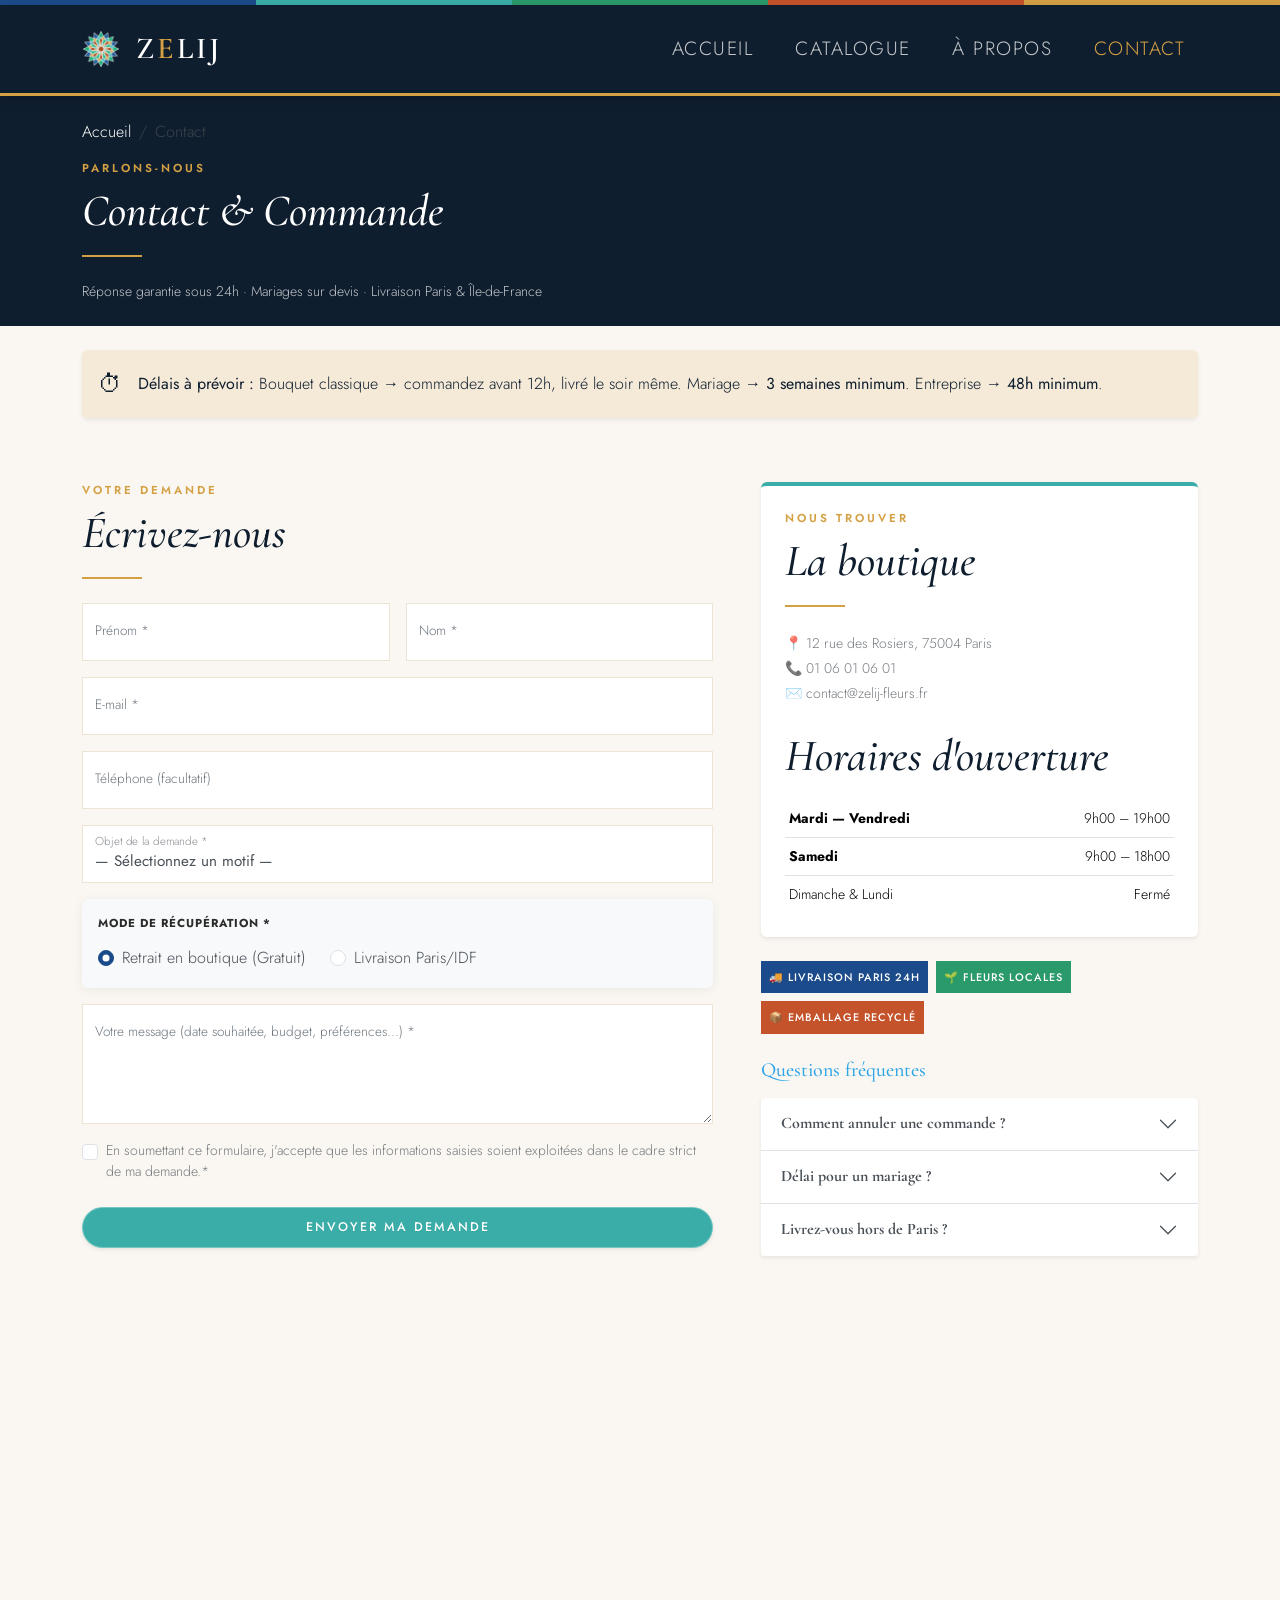
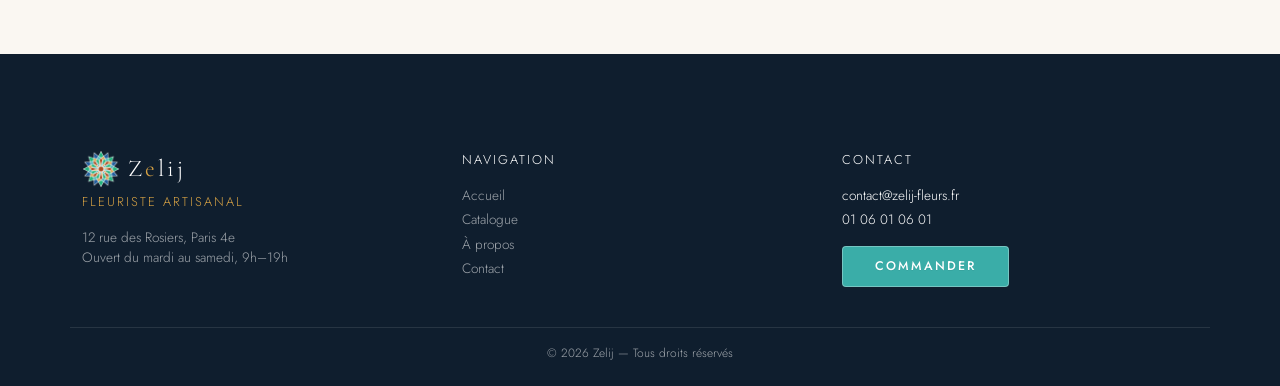
<file: contact.html>
<!DOCTYPE html>
<html lang="fr">
<head>
  <meta charset="UTF-8">
  <meta name="viewport" content="width=device-width, initial-scale=1.0">
  <meta name="description" content="Zelij - Contactez notre fleuriste pour une commande ou une question. Réponse sous 24h. Devis mariage et entreprise.">
  <title>Zelij - Contact & Commande</title>
  <link rel="icon" type="image/webp" href="img/Logo.webp">
  <link rel="stylesheet" href="css/bootstrap.min.css">
  <link rel="stylesheet" href="css/style.css">
</head>
<body>

<div class="zellige-border" aria-hidden="true"></div>

<!-- nav principale -->
<header>
  <nav class="navbar navbar-expand-lg navbar-dark sticky-top" aria-label="Navigation principale">
    <div class="container">
      <a class="navbar-brand d-flex align-items-center gap-3" href="index.html">
        <img src="img/Logo.webp" alt="Logo Zelij" height="38">
        <span>Z<span>e</span>lij</span>
      </a>
      <button class="navbar-toggler" type="button" data-bs-toggle="collapse" data-bs-target="#menu" aria-controls="menu" aria-expanded="false" aria-label="Ouvrir le menu">
        <span class="navbar-toggler-icon"></span>
      </button>
      <div class="collapse navbar-collapse" id="menu">
        <ul class="navbar-nav ms-auto gap-lg-3">
          <li class="nav-item"><a class="nav-link" href="index.html">Accueil</a></li>
          <li class="nav-item"><a class="nav-link" href="catalogue.html">Catalogue</a></li>
          <li class="nav-item"><a class="nav-link" href="apropos.html">À propos</a></li>
          <li class="nav-item"><a class="nav-link active" aria-current="page" href="contact.html">Contact</a></li>
        </ul>
      </div>
    </div>
  </nav>
</header>

<main>

  <!-- header de page + fil d'ariane -->
  <section class="section-fonce py-4">
    <div class="container">
      <nav aria-label="Fil d'Ariane">
        <ol class="breadcrumb">
          <li class="breadcrumb-item"><a href="index.html">Accueil</a></li>
          <li class="breadcrumb-item active" aria-current="page">Contact</li>
        </ol>
      </nav>
      <span class="section-label">Parlons-nous</span>
      <h1 class="section-titre" style="color:#fff;">Contact & Commande</h1>
      <hr class="ocre">
      <p class="opacity-75 small mb-0">Réponse garantie sous 24h · Mariages sur devis · Livraison Paris & Île-de-France</p>
    </div>
  </section>

  <!-- alerte délais importants -->
  <div class="container mt-4">
    <div class="alert alert-or d-flex align-items-center gap-3 shadow-sm border-0" role="alert">
      <span aria-hidden="true" style="font-size:1.5rem;">⏱</span>
      <div><strong>Délais à prévoir :</strong> Bouquet classique → commandez avant 12h, livré le soir même. Mariage → <strong>3 semaines minimum</strong>. Entreprise → <strong>48h minimum</strong>.</div>
    </div>
  </div>

  <!-- formulaire + sidebar infos -->
  <section class="py-5" aria-labelledby="form-titre">
    <div class="container">
      <div class="row g-5">

        <!-- formulaire de contact -->
        <div class="col-12 col-lg-7" data-anim="fade-in-left">
          <span class="section-label">Votre demande</span>
          <h2 class="section-titre" id="form-titre">Écrivez-nous</h2>
          <hr class="ocre">

          <form id="form-contact" class="needs-validation mt-4" novalidate>

            <!-- nom et prénom -->
            <div class="row g-3 mb-3">
              <div class="col-12 col-sm-6">
                <div class="form-floating">
                  <input type="text" class="form-control" id="prenom" placeholder="Prénom" autocomplete="given-name" required>
                  <label for="prenom">Prénom *</label>
                  <div class="invalid-feedback">Veuillez renseigner votre prénom.</div>
                </div>
              </div>
              <div class="col-12 col-sm-6">
                <div class="form-floating">
                  <input type="text" class="form-control" id="nom" placeholder="Nom" autocomplete="family-name" required>
                  <label for="nom">Nom *</label>
                  <div class="invalid-feedback">Veuillez renseigner votre nom.</div>
                </div>
              </div>
            </div>

            <!-- email -->
            <div class="form-floating mb-3">
              <input type="email" class="form-control" id="email" placeholder="vous@exemple.com" autocomplete="email" required>
              <label for="email">E-mail *</label>
              <div class="invalid-feedback">Une adresse e-mail valide est requise.</div>
            </div>

            <!-- téléphone facultatif -->
            <div class="form-floating mb-3">
              <input type="tel" class="form-control" id="telephone" placeholder="06 XX XX XX XX" autocomplete="tel">
              <label for="telephone">Téléphone (facultatif)</label>
            </div>

            <!-- objet de la demande -->
            <div class="form-floating mb-3">
              <select class="form-select" id="objet" aria-label="Objet de votre demande" required>
                <option value="" selected disabled>— Sélectionnez un motif —</option>
                <option value="1">Commander un bouquet classique</option>
                <option value="2">Demande de devis Mariage</option>
                <option value="3">Événementiel / Entreprise</option>
                <option value="4">Question sur une livraison</option>
                <option value="5">Autre demande</option>
              </select>
              <label for="objet">Objet de la demande *</label>
              <div class="invalid-feedback">Veuillez sélectionner un motif.</div>
            </div>

            <!-- mode de récupération -->
            <div class="card bg-light border-0 mb-3 p-3">
              <label class="form-label fw-bold small text-uppercase" style="letter-spacing:1px;">Mode de récupération *</label>
              <div class="d-flex flex-wrap gap-4 mt-2">
                <div class="form-check">
                  <input class="form-check-input" type="radio" name="mode" id="retrait" value="retrait" required checked>
                  <label class="form-check-label" for="retrait">Retrait en boutique (Gratuit)</label>
                </div>
                <div class="form-check">
                  <input class="form-check-input" type="radio" name="mode" id="livraison" value="livraison" required>
                  <label class="form-check-label" for="livraison">Livraison Paris/IDF</label>
                </div>
              </div>
            </div>

            <!-- message libre -->
            <div class="form-floating mb-3">
              <textarea class="form-control" id="message" style="height:120px;" placeholder="Votre message" required></textarea>
              <label for="message">Votre message (date souhaitée, budget, préférences...) *</label>
              <div class="invalid-feedback">Veuillez détailler votre demande.</div>
            </div>

            <!-- consentement RGPD -->
            <div class="mb-4 form-check mt-3">
              <input type="checkbox" class="form-check-input" id="rgpd" required>
              <label class="form-check-label small text-muted" for="rgpd">
                En soumettant ce formulaire, j'accepte que les informations saisies soient exploitées dans le cadre strict de ma demande.*
              </label>
              <div class="invalid-feedback">Vous devez accepter les conditions pour envoyer le message.</div>
            </div>

            <button type="submit" class="btn btn-zelij btn-lg w-100 rounded-pill shadow-sm">Envoyer ma demande</button>
          </form>
        </div>

        <!-- sidebar infos boutique + FAQ -->
        <aside class="col-12 col-lg-5" data-anim="fade-in-right" data-anim-delay="200">

          <!-- coordonnées et horaires -->
          <div class="p-4 rounded shadow-sm mb-4" style="background:#fff;border-top:4px solid var(--turq);">
            <span class="section-label">Nous trouver</span>
            <h2 class="section-titre h4">La boutique</h2>
            <hr class="ocre mb-4">
            <address class="text-muted small mb-4 fst-normal" style="line-height:1.8;">
              <span aria-hidden="true">📍</span> 12 rue des Rosiers, 75004 Paris<br>
              <span aria-hidden="true">📞</span> <a href="tel:+33106010601" class="text-decoration-none text-muted">01 06 01 06 01</a><br>
              <span aria-hidden="true">✉️</span> <a href="mailto:contact@zelij-fleurs.fr" class="text-decoration-none text-muted">contact@zelij-fleurs.fr</a>
            </address>
            <h2 class="section-titre h5 mt-4 mb-3">Horaires d'ouverture</h2>
            <div class="table-responsive">
              <table class="table table-sm table-borderless align-middle mb-0">
                <thead class="visually-hidden">
                  <tr>
                    <th scope="col">Jours</th>
                    <th scope="col">Horaires</th>
                  </tr>
                </thead>
                <tbody class="small">
                  <tr class="border-bottom"><td class="fw-bold py-2">Mardi — Vendredi</td><td class="text-end py-2">9h00 – 19h00</td></tr>
                  <tr class="border-bottom"><td class="fw-bold py-2">Samedi</td><td class="text-end py-2">9h00 – 18h00</td></tr>
                  <tr class="text-muted"><td class="py-2">Dimanche & Lundi</td><td class="text-end py-2">Fermé</td></tr>
                </tbody>
              </table>
            </div>
          </div>

          <!-- badges garanties -->
          <div class="d-flex flex-wrap gap-2 mb-4">
            <span class="badge-cobalt p-2">🚚 Livraison Paris 24h</span>
            <span class="badge-vert p-2">🌱 Fleurs locales</span>
            <span class="badge-terra p-2">📦 Emballage recyclé</span>
          </div>

          <!-- FAQ accordion -->
          <h3 class="h5 mb-3 mt-4">Questions fréquentes</h3>
          <div class="accordion shadow-sm" id="accordionFAQ">
            <div class="accordion-item border-0 border-bottom">
              <h4 class="accordion-header" id="faqHeading1">
                <button class="accordion-button collapsed fw-bold small" type="button" data-bs-toggle="collapse" data-bs-target="#faq1" aria-expanded="false" aria-controls="faq1">
                  Comment annuler une commande ?
                </button>
              </h4>
              <div id="faq1" class="accordion-collapse collapse" aria-labelledby="faqHeading1" data-bs-parent="#accordionFAQ">
                <div class="accordion-body text-muted small">
                  Envoyez-nous un e-mail dans les 24h suivant votre commande. Passé ce délai, la confection est en cours et les modifications ne sont plus garanties.
                </div>
              </div>
            </div>
            <div class="accordion-item border-0 border-bottom">
              <h4 class="accordion-header" id="faqHeading2">
                <button class="accordion-button collapsed fw-bold small" type="button" data-bs-toggle="collapse" data-bs-target="#faq2" aria-expanded="false" aria-controls="faq2">
                  Délai pour un mariage ?
                </button>
              </h4>
              <div id="faq2" class="accordion-collapse collapse" aria-labelledby="faqHeading2" data-bs-parent="#accordionFAQ">
                <div class="accordion-body text-muted small">
                  Minimum 3 semaines à l'avance. Nous proposons un rendez-vous gratuit pour construire ensemble la composition de votre cérémonie.
                </div>
              </div>
            </div>
            <div class="accordion-item border-0">
              <h4 class="accordion-header" id="faqHeading3">
                <button class="accordion-button collapsed fw-bold small" type="button" data-bs-toggle="collapse" data-bs-target="#faq3" aria-expanded="false" aria-controls="faq3">
                  Livrez-vous hors de Paris ?
                </button>
              </h4>
              <div id="faq3" class="accordion-collapse collapse" aria-labelledby="faqHeading3" data-bs-parent="#accordionFAQ">
                <div class="accordion-body text-muted small">
                  Oui, nous livrons dans Paris et la petite couronne (92, 93, 94). Pour la province, contactez-nous pour un devis personnalisé.
                </div>
              </div>
            </div>
          </div>

        </aside>

      </div>
    </div>
  </section>

  <!-- carte google maps -->
  <section aria-label="Carte situant notre boutique">
    <iframe
      src="https://www.google.com/maps/embed?pb=!1m18!1m12!1m3!1d2625.1481156643194!2d2.357519115674312!3d48.85536557928741!2m3!1f0!2f0!3f0!3m2!1i1024!2i768!4f13.1!3m3!1m2!1s0x47e66e0261f26a15%3A0xc3f101235a587eb5!2s12%20Rue%20des%20Rosiers%2C%2075004%20Paris!5e0!3m2!1sfr!2sfr!4v1684841234567!5m2!1sfr!2sfr"
      width="100%" height="350" style="border:0;display:block;"
      allowfullscreen="" loading="lazy" referrerpolicy="no-referrer-when-downgrade"
      title="Carte de l'Atelier Zelij à Paris">
    </iframe>
  </section>

</main>

<footer>
  <div class="container">
    <div class="row g-4 pb-4 border-bottom mt-2" style="border-color:rgba(255,255,255,.1)!important;">
      <div class="col-12 col-md-4">
        <p class="footer-titre mb-1 d-flex align-items-center gap-2">
          <img src="img/Logo.webp" alt="Logo Zelij" class="logo-footer" loading="lazy">
          <span>Z<span style="color:var(--or);">e</span>lij</span>
        </p>
        <p style="font-size:.8rem;letter-spacing:2px;color:var(--or);text-transform:uppercase;margin-bottom:1rem;">Fleuriste artisanal</p>
        <p>12 rue des Rosiers, Paris 4e<br>Ouvert du mardi au samedi, 9h–19h</p>
      </div>
      <div class="col-6 col-md-4">
        <p style="color:#fff;font-size:.8rem;letter-spacing:2px;text-transform:uppercase;margin-bottom:1rem;">Navigation</p>
        <nav aria-label="Menu du pied de page">
          <ul class="list-unstyled">
            <li class="mb-1"><a href="index.html">Accueil</a></li>
            <li class="mb-1"><a href="catalogue.html">Catalogue</a></li>
            <li class="mb-1"><a href="apropos.html">À propos</a></li>
            <li class="mb-1"><a href="contact.html">Contact</a></li>
          </ul>
        </nav>
      </div>
      <div class="col-6 col-md-4">
        <p style="color:#fff;font-size:.8rem;letter-spacing:2px;text-transform:uppercase;margin-bottom:1rem;">Contact</p>
        <ul class="list-unstyled">
          <li class="mb-1"><a href="mailto:contact@zelij-fleurs.fr" class="text-white text-decoration-none">contact@zelij-fleurs.fr</a></li>
          <li class="mb-1"><a href="tel:+33106010601" class="text-white text-decoration-none">01 06 01 06 01</a></li>
          <li class="mt-3"><a href="contact.html" class="btn btn-zelij btn-sm">Commander</a></li>
        </ul>
      </div>
    </div>
    <div class="pt-3 text-center" style="font-size:.75rem;">© 2026 Zelij — Tous droits réservés</div>
  </div>
</footer>

<script src="js/bootstrap.bundle.min.js"></script>

<!-- validation formulaire contact -->
<script>
  document.getElementById('form-contact').addEventListener('submit', function(e) {
    e.preventDefault();
    e.stopPropagation();
    if (this.checkValidity()) {
      alert('✅ Message envoyé avec succès ! Notre équipe vous répondra sous 24h.');
      this.reset();
      this.classList.remove('was-validated');
    } else {
      this.classList.add('was-validated');
    }
  });
</script>

<script src="js/anim.js"></script>

</body>
</html>
</file>
<file: css/style.css>
@import url('https://fonts.googleapis.com/css2?family=Cormorant+Garamond:ital,wght@0,400;0,600;1,400;1,600&family=Jost:wght@300;400;500;600&display=swap');

:root {
  --cobalt: #1B4B8A;
  --turq:   #3AADA8;
  --vert:   #2A9A6B;
  --terra:  #C4522A;
  --or:     #D4A044;
  --fond:   #FAF7F2;
  --sable:  #EDE4D3;
  --fonce:  #0F1E2E;
  --texte:  #2C2C2C;
}

html, body { max-width: 100vw; overflow-x: clip; }
body { font-family: 'Jost', sans-serif; background: var(--fond); color: var(--texte); font-weight: 300; }
* { overflow-wrap: break-word; word-break: break-word; }
.row, .container, .d-flex { min-width: 0; }
h1,h2,h3,h4,h5,h6 { font-family: 'Cormorant Garamond', serif; }
a { text-decoration: none; color: inherit; transition: color .3s; }
img { display: block; max-width: 100%; }

::-webkit-scrollbar { width: 8px; }
::-webkit-scrollbar-track { background: var(--fond); }
::-webkit-scrollbar-thumb { background: var(--or); border-radius: 4px; }
::-webkit-scrollbar-thumb:hover { background: var(--terra); }

/* NAVIGATION */
.zellige-border {
  height: 5px;
  background: linear-gradient(90deg,
    var(--cobalt) 0% 20%, var(--turq) 20% 40%,
    var(--vert) 40% 60%, var(--terra) 60% 80%,
    var(--or) 80% 100%);
}

.navbar { background: var(--fonce) !important; border-bottom: 3px solid var(--or); padding: 1rem 0; box-shadow: 0 4px 12px rgba(0,0,0,.15); }
.navbar-brand { font-family: 'Cormorant Garamond', serif; font-size: 1.9rem !important; font-weight: 600; color: #fff !important; letter-spacing: 3px; text-transform: uppercase; }
.navbar-brand > span > span { color: var(--or); }
.nav-link { color: rgba(255,255,255,.75) !important; font-size: 1.2rem; letter-spacing: 1.5px; text-transform: uppercase; transition: color .2s; padding: .4rem .8rem !important; }
.nav-link:hover, .nav-link.active { color: var(--or) !important; }
.navbar-toggler { border-color: rgba(255,255,255,.3); }
.navbar-toggler:focus { box-shadow: none; }

/* TYPOGRAPHIE & SECTIONS */
.section-titre { font-family: 'Cormorant Garamond', serif; font-size: clamp(1.8rem,4vw,2.8rem); font-style: italic; color: var(--fonce); margin-bottom: .25rem; }
.section-label { font-size: .72rem; letter-spacing: 3px; text-transform: uppercase; color: var(--or); margin-bottom: .5rem; display: block; font-weight: 600; }

.section-fonce { background: var(--fonce); padding: 60px 0; color: #fff; }
.section-bleue { background: var(--terra); color: #fff; padding: 80px 0; }
.section-sable { background: var(--sable); padding: 80px 0; }
.section-turq  { background: var(--turq);  color: #fff; padding: 80px 0; }
.section-cta   { background: var(--sable); }
.section-bleue .section-titre, .section-fonce .section-titre { color: #fff; }

hr.ocre { border: none; border-top: 2px solid var(--or); opacity: 1; width: 60px; margin: 1rem 0 1.5rem; }
hr.ocre.mx-auto { margin-left: auto; margin-right: auto; }

/* BOUTONS */
.btn-zelij { background: var(--turq); color: #fff; border: 1.5px solid rgba(255,255,255,.3); padding: .65rem 2rem; font-size: .78rem; letter-spacing: 2px; text-transform: uppercase; font-family: 'Jost', sans-serif; font-weight: 500; transition: all .3s; }
.btn-zelij:hover, .btn-zelij:focus { background: var(--or); color: #fff; border-color: transparent; transform: translateY(-2px); }
.btn-outline-zelij { background: var(--terra); color: #fff; border: 1.5px solid rgba(255,255,255,.3); padding: .65rem 2rem; font-size: .78rem; letter-spacing: 2px; text-transform: uppercase; font-family: 'Jost', sans-serif; font-weight: 500; transition: all .3s; }
.btn-outline-zelij:hover { background: var(--cobalt); color: #fff; transform: translateY(-2px); }

/* BADGES */
[class*="badge-"] { font-size: .68rem; letter-spacing: 1px; text-transform: uppercase; padding: .3rem .7rem; font-weight: 500; display: inline-block; }
.badge-zelij  { background: var(--sable);  color: var(--fonce); }
.badge-cobalt { background: var(--cobalt); color: #fff; }
.badge-or     { background: var(--or);     color: var(--fonce); }
.badge-vert   { background: var(--vert);   color: #fff; }
.badge-terra  { background: var(--terra);  color: #fff; }

/* FORMULAIRES */
.form-control, .form-select { border-radius: 0 !important; border-color: var(--sable) !important; font-size: .95rem !important; background: #fff; }
.form-control:focus, .form-select:focus { border-color: var(--cobalt) !important; box-shadow: 0 0 0 3px rgba(27,75,138,.12) !important; }
.form-label { font-size: .72rem; letter-spacing: 1.5px; text-transform: uppercase; color: var(--texte); font-weight: 600; margin-bottom: .35rem; }
.form-floating label { font-size: .85rem; color: #6c757d; }
.form-check-input:checked { background-color: var(--cobalt); border-color: var(--cobalt); }

/* CARDS */
.card { border: none; background: #fff; box-shadow: 0 2px 12px rgba(0,0,0,.06); transition: transform .3s, box-shadow .3s; }
.card:hover { transform: translateY(-5px); box-shadow: 0 10px 25px rgba(0,0,0,.12); }
.card-body { border-top: 3px solid var(--sable); padding: 1.25rem 1.4rem; }
.card-title { font-family: 'Cormorant Garamond', serif; font-size: 1.3rem; }
.card-prix { font-size: 1.1rem; color: var(--or); font-weight: 600; letter-spacing: 1px; }
.card-cta { flex-wrap: wrap; gap: .5rem; }

.card-img-top { width: 100%; height: 260px; object-fit: cover; object-position: center; display: block; }

.card-reco-img-wrap { position: relative; overflow: hidden; height: 260px; }
.card-reco-img { width: 100%; height: 100%; object-fit: cover; object-position: center; display: block; }

.card-reco-badge {
  position: absolute;
  bottom: 12px;
  left: 12px;
}

.card-reco-badges {
  position: absolute;
  bottom: 12px;
  left: 12px;
  display: flex;
  flex-direction: row;
  gap: 4px;
  align-items: center;
}

.card-reco-stars { color: var(--or); font-size: .9rem; letter-spacing: 2px; }

/* UNIVERS */
.univers-item { display: block; text-align: center; transition: transform .3s; }
.univers-item:hover { transform: translateY(-5px); }
.univers-img-wrap { position: relative; width: 100%; max-width: 160px; aspect-ratio: 1/1; border-radius: 50%; overflow: hidden; margin: 0 auto 1rem; border: 3px solid var(--sable); transition: border-color .3s, box-shadow .3s; }
.univers-item:hover .univers-img-wrap { border-color: var(--or); box-shadow: 0 8px 24px rgba(212,160,68,.25); }
.univers-img-wrap img { width: 100%; height: 100%; object-fit: cover; transition: transform .5s; }
.univers-item:hover .univers-img-wrap img { transform: scale(1.1); }
.univers-overlay { position: absolute; inset: 0; background: rgba(15,30,46,0); border-radius: 50%; transition: background .3s; }
.univers-item:hover .univers-overlay { background: rgba(15,30,46,.15); }

/* RÉASSURANCE */
.reassurance-band { background: var(--fonce); border-top: 3px solid var(--or); border-bottom: 3px solid var(--or); padding: 0; }
.reassurance-item { display: flex; align-items: center; gap: 1rem; padding: 1.4rem 1.5rem; border-right: 1px solid rgba(255,255,255,.08); height: 100%; }
.reassurance-icon { font-size: 1.8rem; flex-shrink: 0; }
.reassurance-titre { display: block; color: #fff; font-size: .85rem; letter-spacing: 1px; text-transform: uppercase; font-weight: 600; margin-bottom: .2rem; }
.reassurance-sub { display: block; font-size: .72rem; color: rgba(255,255,255,.6); letter-spacing: .5px; line-height: 1.4; }

/* AUTRES */
.modal-content { border-top: 5px solid var(--or) !important; }
.accordion-button:not(.collapsed) { background: var(--cobalt); color: #fff; }
.alert-zelij { background: rgba(58,173,168,.12); border-left: 4px solid var(--turq); color: var(--fonce); }
.alert-or    { background: rgba(212,160,68,.15);  border-left: 4px solid var(--or);  color: var(--fonce); }
.ta-classe-notification { max-width: 90vw !important; word-wrap: break-word !important; }

/* HERO & FOOTER */
.hero { background: var(--fonce); color: #fff; padding: 80px 0 70px; position: relative; overflow: hidden; }
.hero::before { content:''; position:absolute; top:-100px; right:-100px; width:500px; height:500px; border-radius:50%; border:60px solid rgba(58,173,168,.1); pointer-events:none; }
.hero::after  { content:''; position:absolute; bottom:-80px; left:-80px; width:300px; height:300px; border-radius:50%; border:40px solid rgba(212,160,68,.08); pointer-events:none; }
.hero h1 { font-size: clamp(2.4rem,6vw,4.5rem); line-height: 1.1; font-style: italic; color: #fff; }
.hero .hero-text   { opacity:0; transform:translateY(20px); animation: fadeInUp .8s ease-out .15s forwards; }
.hero .hero-visual { opacity:0; transform:translateY(20px); animation: fadeInUp .9s ease-out .3s forwards; }

footer { background: var(--fonce); color: rgba(255,255,255,.6); padding: 4rem 0 1.5rem; font-size: .85rem; }
footer .footer-titre { font-family: 'Cormorant Garamond', serif; font-size: 1.5rem; color: #fff; letter-spacing: 3px; }
footer a:hover { color: var(--or); }
footer .logo-footer { height: 38px; }

/* RESPONSIVE */
@media (max-width: 991.98px) {
  .reassurance-item { border-right: none; border-bottom: 1px solid rgba(255,255,255,.08); }
}

@media (max-width: 575.98px) {
  .reassurance-item { padding: 1.1rem 1rem; }
  .univers-img-wrap { max-width: 110px; }
  #heroCarousel .carousel-item img { height: 210px; object-fit: cover; }
  .card-img-top, .card-reco-img-wrap { height: 200px; }
}

@media (max-width: 350px) {
  .navbar > .container { flex-wrap: wrap !important; justify-content: center !important; gap: 10px !important; }
  .navbar-brand span { font-size: 1.1rem !important; }
  .navbar-brand img  { height: 26px !important; }
  .card-cta.d-flex   { flex-direction: column !important; align-items: stretch !important; gap: .8rem !important; }
  .card-cta.d-flex > * { width: 100% !important; text-align: center !important; margin: 0 !important; }
  .toast-container, .toast { display: none !important; }
}

/* ANIMATIONS */
[data-anim] { opacity: 0; }

@keyframes fadeInUp    { from { opacity:0; transform:translateY(32px);  } to { opacity:1; transform:translateY(0); } }
@keyframes fadeInLeft  { from { opacity:0; transform:translateX(-40px); } to { opacity:1; transform:translateX(0); } }
@keyframes fadeInRight { from { opacity:0; transform:translateX(40px);  } to { opacity:1; transform:translateX(0); } }
@keyframes zoomIn      { from { opacity:0; transform:scale(0.85);       } to { opacity:1; transform:scale(1);     } }

[data-anim].is-visible[data-anim="fade-in-up"]    { animation: fadeInUp    .6s ease both; }
[data-anim].is-visible[data-anim="fade-in-left"]  { animation: fadeInLeft  .7s ease both; }
[data-anim].is-visible[data-anim="fade-in-right"] { animation: fadeInRight .7s ease both; }
[data-anim].is-visible[data-anim="zoom-in"]       { animation: zoomIn      .5s ease both; }
</file>
